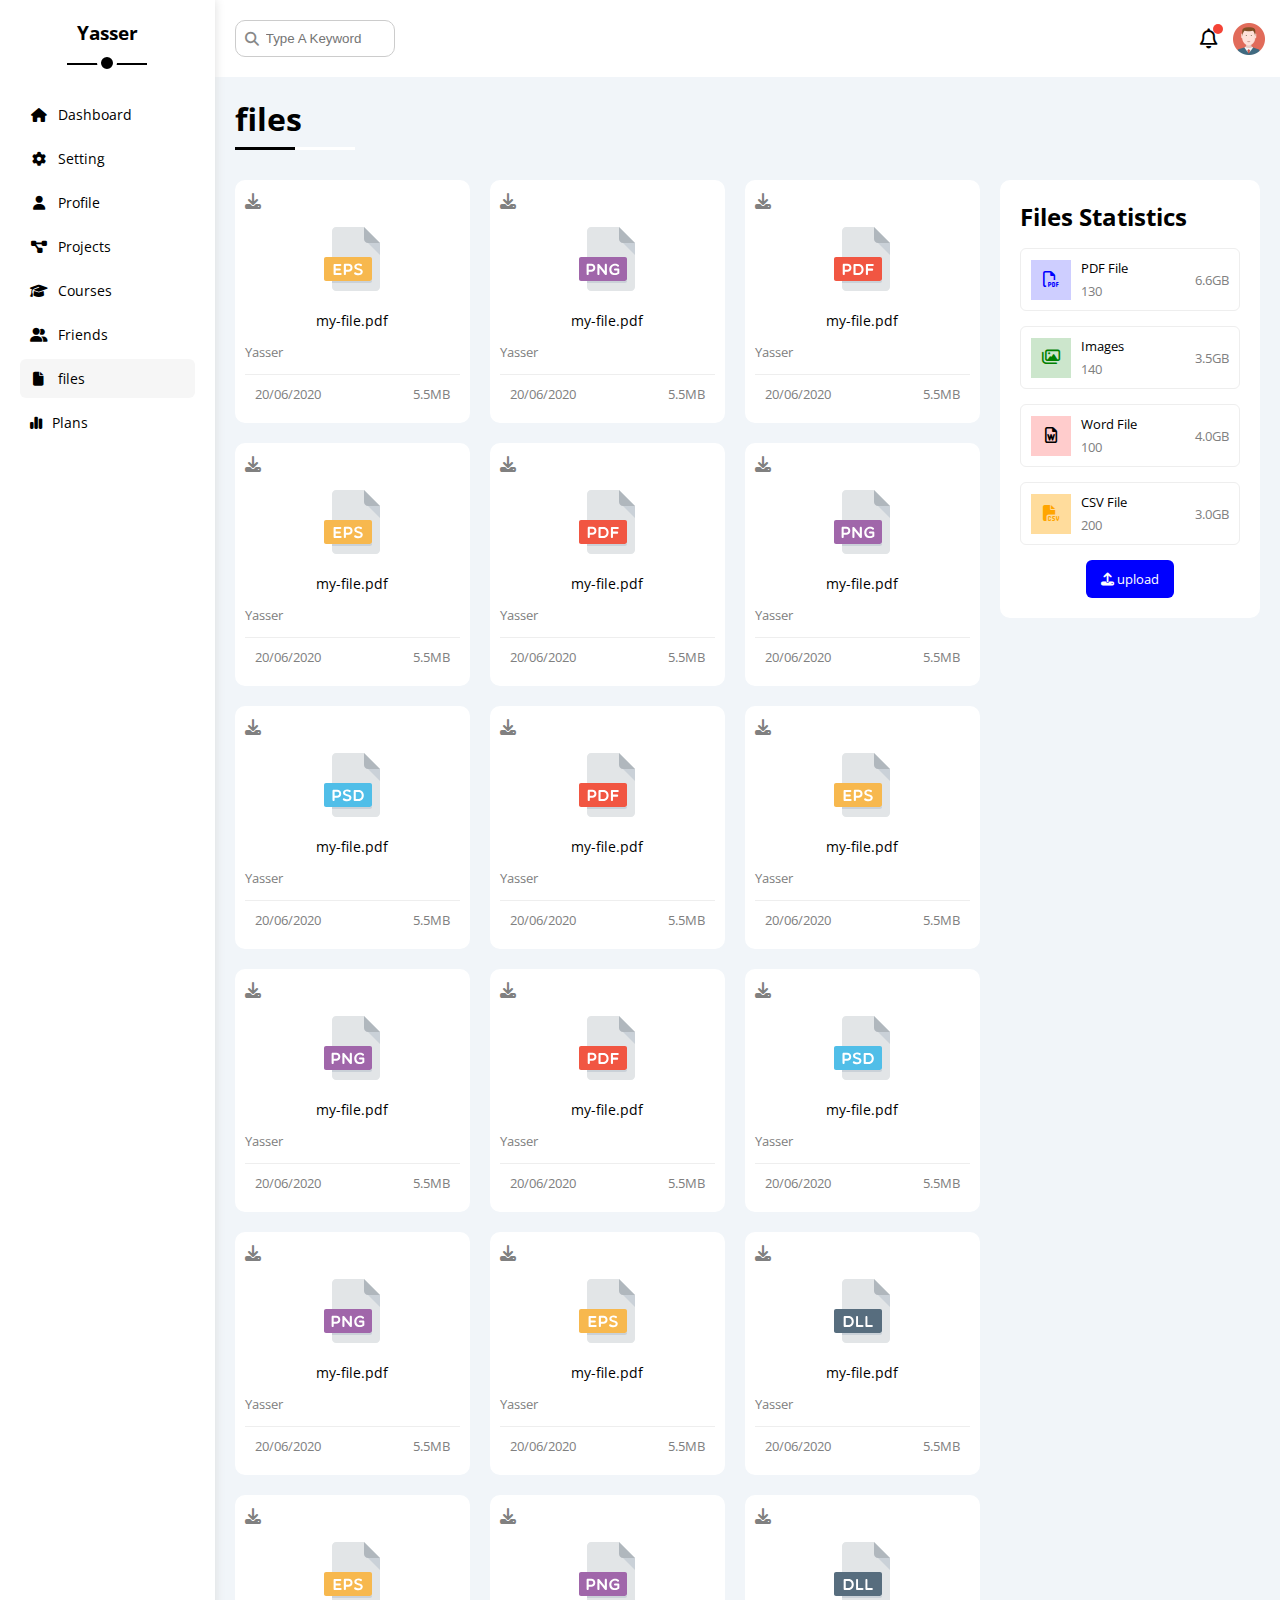
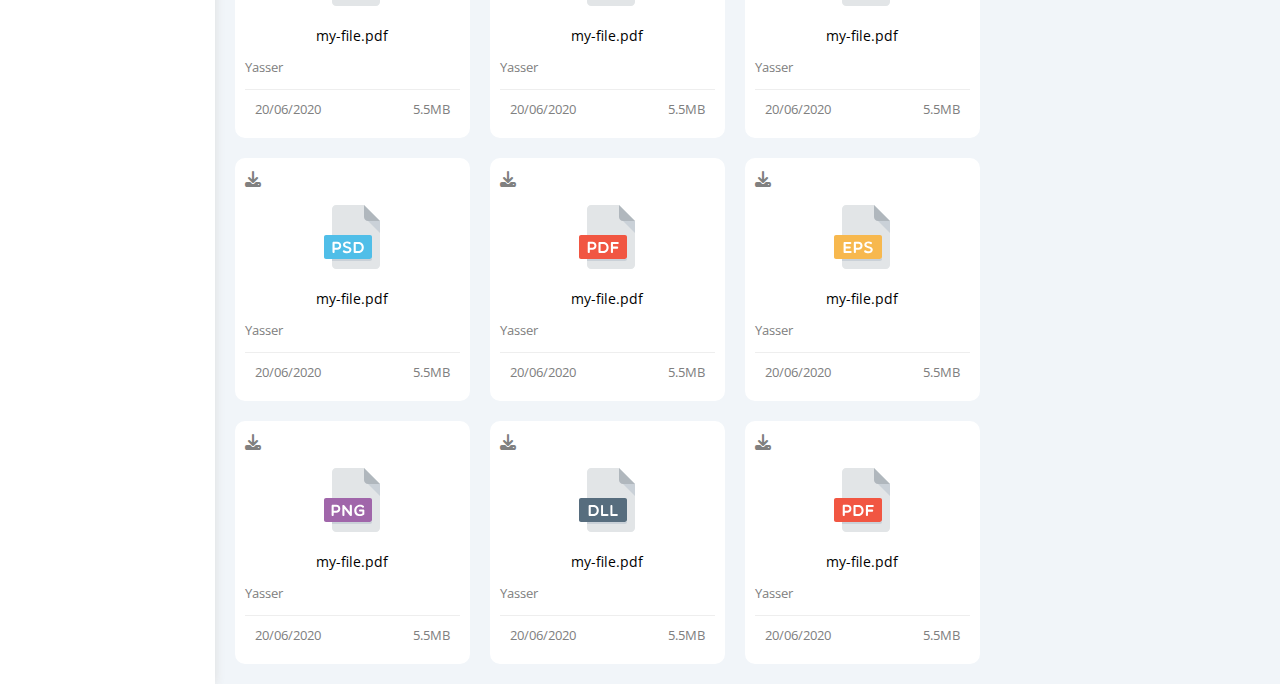
<file: files.html>
<!DOCTYPE html>
<html lang="en">
<head>
    <meta charset="UTF-8">
    <meta http-equiv="X-UA-Compatible" content="IE=edge">
    <meta name="viewport" content="width=device-width, initial-scale=1.0">
    <link rel="stylesheet" href="Css/all.min.css">
    <link rel="stylesheet" href="Css/framework.css">
    <link rel="stylesheet" href="Css/master.css">
    <link rel="preconnect" href="https://fonts.googleapis.com">
    <link rel="preconnect" href="https://fonts.gstatic.com" crossorigin>
    <link href="https://fonts.googleapis.com/css2?family=Cairo:wght@300;400;700&family=Open+Sans:ital,wght@0,500;0,700;1,300;1,500&family=Work+Sans:wght@200;300;400;600;800&display=swap" rel="stylesheet">
    <title>Files</title>
</head>
<body>
    <div class="page d-flex">
        <div class="sidebar bg-white p-20 p-relative">
            <h3 class="p-relative mt-0 txt-c">Yasser</h3>
            <ul>
                <li>
                    <a class="d-flex align-center fs-14 c-black rad-6 p-10" href="index.html">
                        <i class="fa-sharp fa-solid fa-house fa-fw"></i>
                        <span>Dashboard</span>
                    </a>
                </li>
                <li>
                    <a class=" d-flex align-center fs-14 c-black rad-6 p-10" href="setting.html">
                        <i class="fa-solid fa-gear fa-fw"></i>
                        <span>Setting</span>
                    </a>
                </li>
                <li>
                    <a class="d-flex align-center fs-14 c-black rad-6 p-10" href="profile.html">
                        <i class="fa-solid fa-user fa-fw"></i>
                        <span>Profile</span>
                    </a>
                </li>
                <li>
                    <a class="d-flex align-center fs-14 c-black rad-6 p-10" href="projects.html">
                        <i class="fa-solid fa-diagram-project fa-fw"></i>
                        <span>Projects</span>
                    </a>
                </li>
                <li>
                    <a class="d-flex align-center fs-14 c-black rad-6 p-10" href="courses.html">
                        <i class="fa-solid fa-graduation-cap fa-fw"></i>
                        <span>Courses</span>
                    </a>
                </li>
                <li>
                    <a class="d-flex align-center fs-14 c-black rad-6 p-10" href="friends.html">
                        <i class="fa-solid fa-user-group fa-fw"></i>
                        <span>Friends</span>
                    </a>
                </li>
                <li>
                    <a class="active d-flex align-center fs-14 c-black rad-6 p-10" href="files.html">
                        <i class="fa-sharp fa-solid fa-file fa-fw"></i>
                        <span>files</span>
                    </a>
                </li>
                <li>
                    <a class="d-flex align-center fs-14 c-black rad-6 p-10" href="plan.html">
                        <i class="fa-solid fa-chart-simple"></i>
                        <span>Plans</span>
                    </a>
                </li>
            </ul>
        </div>
        <div class="content w-full">
            <!--Start Head -->
            <div class="head bg-white p-15 flex-between">
                <div class="search p-relative">
                    <input type="search" class="p-10" placeholder="Type A Keyword">
                </div>
                <div class="icons d-flex align-center">
                    <span class="notifictions p-relative">
                        <i class="fa-regular fa-bell fa-lg"></i>
                    </span>
                    <img src="Img/avatar.png" alt="">
                </div>
            </div>
            <!--End Head -->
            <h1 class="title p-relative">files</h1>
            <div class="files-page d-flex m-20 gap-20">
                <div class="file-stats p-20 bg-white rad-10">
                    <h2 class="mt-0 mb-15 txt-c-mobile">Files Statistics</h2>
                    <div class="d-flex align-center border-eee p-10 rad-6 mb-15 fs-13">
                        <i class="fa-regular fa-file-pdf fa-lg blue icon c-blue"></i>
                        <div class="info">
                            <span>PDF File</span>
                            <span class="c-gray mt-5 d-block">130</span>
                        </div>
                        <div class="size c-gray">6.6GB</div>
                    </div>
                    <div class="d-flex align-center border-eee p-10 rad-6 mb-15 fs-13">
                        <i class="fa-regular fa-images fa-lg green icon c-green"></i>
                        <div class="info">
                            <span>Images</span>
                            <span class="c-gray mt-5 d-block">140</span>
                        </div>
                        <div class="size c-gray">3.5GB</div>
                    </div>
                    <div class="d-flex align-center border-eee p-10 rad-6 mb-15 fs-13">
                        <i class="fa-regular fa-file-word fa-lg red icon c-red"></i>
                        <div class="info">
                            <span>Word File</span>
                            <span class="c-gray mt-5 d-block">100</span>
                        </div>
                        <div class="size c-gray">4.0GB</div>
                    </div>
                    <div class="d-flex align-center border-eee p-10 rad-6 mb-15 fs-13">
                        <i class="fa-solid fa-file-csv c-orange orange fa-lg icon"></i>
                        <div class="info">
                            <span>CSV File</span>
                            <span class="c-gray mt-5 d-block">200</span>
                        </div>
                        <div class="size c-gray">3.0GB</div>
                    </div>
                    <a href="#" class="upload bg-blue c-white fs-13 rad-6 d-block w-fit">
                        <i class="fa-solid fa-upload mr-10"></i>
                        upload
                    </a>
                </div>
                <div class="files-content d-grid gap-20">
                    <div class="file p-10 rad-10 bg-white">
                        <i class="fa-solid fa-download c-gray"></i>
                        <div class="icon txt-c">
                            <img src="Img/eps.svg" alt="" class="mt-15 mb-15">
                        </div>
                        <div class="txt-c mb-10 fs-14">my-file.pdf</div>
                        <p class="c-gray fs-13">Yasser</p>
                        <div class="info flex-between mt-10 pt-10 c-gray fs-13">
                            <span>20/06/2020</span>
                            <span>5.5MB</span>
                        </div>
                    </div>
                    <div class="file p-10 rad-10 bg-white">
                        <i class="fa-solid fa-download c-gray"></i>
                        <div class="icon txt-c">
                            <img src="Img/png.svg" alt="" class="mt-15 mb-15">
                        </div>
                        <div class="txt-c mb-10 fs-14">my-file.pdf</div>
                        <p class="c-gray fs-13">Yasser</p>
                        <div class="info flex-between mt-10 pt-10 c-gray fs-13">
                            <span>20/06/2020</span>
                            <span>5.5MB</span>
                        </div>
                    </div>
                    <div class="file p-10 rad-10 bg-white">
                        <i class="fa-solid fa-download c-gray"></i>
                        <div class="icon txt-c">
                            <img src="Img/pdf.svg" alt="" class="mt-15 mb-15">
                        </div>
                        <div class="txt-c mb-10 fs-14">my-file.pdf</div>
                        <p class="c-gray fs-13">Yasser</p>
                        <div class="info flex-between mt-10 pt-10 c-gray fs-13">
                            <span>20/06/2020</span>
                            <span>5.5MB</span>
                        </div>
                    </div>
                    <div class="file p-10 rad-10 bg-white">
                        <i class="fa-solid fa-download c-gray"></i>
                        <div class="icon txt-c">
                            <img src="Img/eps.svg" alt="" class="mt-15 mb-15">
                        </div>
                        <div class="txt-c mb-10 fs-14">my-file.pdf</div>
                        <p class="c-gray fs-13">Yasser</p>
                        <div class="info flex-between mt-10 pt-10 c-gray fs-13">
                            <span>20/06/2020</span>
                            <span>5.5MB</span>
                        </div>
                    </div>
                    <div class="file p-10 rad-10 bg-white">
                        <i class="fa-solid fa-download c-gray"></i>
                        <div class="icon txt-c">
                            <img src="Img/pdf.svg" alt="" class="mt-15 mb-15">
                        </div>
                        <div class="txt-c mb-10 fs-14">my-file.pdf</div>
                        <p class="c-gray fs-13">Yasser</p>
                        <div class="info flex-between mt-10 pt-10 c-gray fs-13">
                            <span>20/06/2020</span>
                            <span>5.5MB</span>
                        </div>
                    </div>
                    <div class="file p-10 rad-10 bg-white">
                        <i class="fa-solid fa-download c-gray"></i>
                        <div class="icon txt-c">
                            <img src="Img/png.svg" alt="" class="mt-15 mb-15">
                        </div>
                        <div class="txt-c mb-10 fs-14">my-file.pdf</div>
                        <p class="c-gray fs-13">Yasser</p>
                        <div class="info flex-between mt-10 pt-10 c-gray fs-13">
                            <span>20/06/2020</span>
                            <span>5.5MB</span>
                        </div>
                    </div>
                    <div class="file p-10 rad-10 bg-white">
                        <i class="fa-solid fa-download c-gray"></i>
                        <div class="icon txt-c">
                            <img src="Img/psd.svg" alt="" class="mt-15 mb-15">
                        </div>
                        <div class="txt-c mb-10 fs-14">my-file.pdf</div>
                        <p class="c-gray fs-13">Yasser</p>
                        <div class="info flex-between mt-10 pt-10 c-gray fs-13">
                            <span>20/06/2020</span>
                            <span>5.5MB</span>
                        </div>
                    </div>
                    <div class="file p-10 rad-10 bg-white">
                        <i class="fa-solid fa-download c-gray"></i>
                        <div class="icon txt-c">
                            <img src="Img/pdf.svg" alt="" class="mt-15 mb-15">
                        </div>
                        <div class="txt-c mb-10 fs-14">my-file.pdf</div>
                        <p class="c-gray fs-13">Yasser</p>
                        <div class="info flex-between mt-10 pt-10 c-gray fs-13">
                            <span>20/06/2020</span>
                            <span>5.5MB</span>
                        </div>
                    </div>
                    <div class="file p-10 rad-10 bg-white">
                        <i class="fa-solid fa-download c-gray"></i>
                        <div class="icon txt-c">
                            <img src="Img/eps.svg" alt="" class="mt-15 mb-15">
                        </div>
                        <div class="txt-c mb-10 fs-14">my-file.pdf</div>
                        <p class="c-gray fs-13">Yasser</p>
                        <div class="info flex-between mt-10 pt-10 c-gray fs-13">
                            <span>20/06/2020</span>
                            <span>5.5MB</span>
                        </div>
                    </div>
                    <div class="file p-10 rad-10 bg-white">
                        <i class="fa-solid fa-download c-gray"></i>
                        <div class="icon txt-c">
                            <img src="Img/png.svg" alt="" class="mt-15 mb-15">
                        </div>
                        <div class="txt-c mb-10 fs-14">my-file.pdf</div>
                        <p class="c-gray fs-13">Yasser</p>
                        <div class="info flex-between mt-10 pt-10 c-gray fs-13">
                            <span>20/06/2020</span>
                            <span>5.5MB</span>
                        </div>
                    </div>
                    <div class="file p-10 rad-10 bg-white">
                        <i class="fa-solid fa-download c-gray"></i>
                        <div class="icon txt-c">
                            <img src="Img/pdf.svg" alt="" class="mt-15 mb-15">
                        </div>
                        <div class="txt-c mb-10 fs-14">my-file.pdf</div>
                        <p class="c-gray fs-13">Yasser</p>
                        <div class="info flex-between mt-10 pt-10 c-gray fs-13">
                            <span>20/06/2020</span>
                            <span>5.5MB</span>
                        </div>
                    </div>
                    <div class="file p-10 rad-10 bg-white">
                        <i class="fa-solid fa-download c-gray"></i>
                        <div class="icon txt-c">
                            <img src="Img/psd.svg" alt="" class="mt-15 mb-15">
                        </div>
                        <div class="txt-c mb-10 fs-14">my-file.pdf</div>
                        <p class="c-gray fs-13">Yasser</p>
                        <div class="info flex-between mt-10 pt-10 c-gray fs-13">
                            <span>20/06/2020</span>
                            <span>5.5MB</span>
                        </div>
                    </div>
                    <div class="file p-10 rad-10 bg-white">
                        <i class="fa-solid fa-download c-gray"></i>
                        <div class="icon txt-c">
                            <img src="Img/png.svg" alt="" class="mt-15 mb-15">
                        </div>
                        <div class="txt-c mb-10 fs-14">my-file.pdf</div>
                        <p class="c-gray fs-13">Yasser</p>
                        <div class="info flex-between mt-10 pt-10 c-gray fs-13">
                            <span>20/06/2020</span>
                            <span>5.5MB</span>
                        </div>
                    </div>
                    <div class="file p-10 rad-10 bg-white">
                        <i class="fa-solid fa-download c-gray"></i>
                        <div class="icon txt-c">
                            <img src="Img/eps.svg" alt="" class="mt-15 mb-15">
                        </div>
                        <div class="txt-c mb-10 fs-14">my-file.pdf</div>
                        <p class="c-gray fs-13">Yasser</p>
                        <div class="info flex-between mt-10 pt-10 c-gray fs-13">
                            <span>20/06/2020</span>
                            <span>5.5MB</span>
                        </div>
                    </div>
                    <div class="file p-10 rad-10 bg-white">
                        <i class="fa-solid fa-download c-gray"></i>
                        <div class="icon txt-c">
                            <img src="Img/dll.svg" alt="" class="mt-15 mb-15">
                        </div>
                        <div class="txt-c mb-10 fs-14">my-file.pdf</div>
                        <p class="c-gray fs-13">Yasser</p>
                        <div class="info flex-between mt-10 pt-10 c-gray fs-13">
                            <span>20/06/2020</span>
                            <span>5.5MB</span>
                        </div>
                    </div>
                    <div class="file p-10 rad-10 bg-white">
                        <i class="fa-solid fa-download c-gray"></i>
                        <div class="icon txt-c">
                            <img src="Img/eps.svg" alt="" class="mt-15 mb-15">
                        </div>
                        <div class="txt-c mb-10 fs-14">my-file.pdf</div>
                        <p class="c-gray fs-13">Yasser</p>
                        <div class="info flex-between mt-10 pt-10 c-gray fs-13">
                            <span>20/06/2020</span>
                            <span>5.5MB</span>
                        </div>
                    </div>
                    <div class="file p-10 rad-10 bg-white">
                        <i class="fa-solid fa-download c-gray"></i>
                        <div class="icon txt-c">
                            <img src="Img/png.svg" alt="" class="mt-15 mb-15">
                        </div>
                        <div class="txt-c mb-10 fs-14">my-file.pdf</div>
                        <p class="c-gray fs-13">Yasser</p>
                        <div class="info flex-between mt-10 pt-10 c-gray fs-13">
                            <span>20/06/2020</span>
                            <span>5.5MB</span>
                        </div>
                    </div>
                    <div class="file p-10 rad-10 bg-white">
                        <i class="fa-solid fa-download c-gray"></i>
                        <div class="icon txt-c">
                            <img src="Img/dll.svg" alt="" class="mt-15 mb-15">
                        </div>
                        <div class="txt-c mb-10 fs-14">my-file.pdf</div>
                        <p class="c-gray fs-13">Yasser</p>
                        <div class="info flex-between mt-10 pt-10 c-gray fs-13">
                            <span>20/06/2020</span>
                            <span>5.5MB</span>
                        </div>
                    </div>
                    <div class="file p-10 rad-10 bg-white">
                        <i class="fa-solid fa-download c-gray"></i>
                        <div class="icon txt-c">
                            <img src="Img/psd.svg" alt="" class="mt-15 mb-15">
                        </div>
                        <div class="txt-c mb-10 fs-14">my-file.pdf</div>
                        <p class="c-gray fs-13">Yasser</p>
                        <div class="info flex-between mt-10 pt-10 c-gray fs-13">
                            <span>20/06/2020</span>
                            <span>5.5MB</span>
                        </div>
                    </div>
                    <div class="file p-10 rad-10 bg-white">
                        <i class="fa-solid fa-download c-gray"></i>
                        <div class="icon txt-c">
                            <img src="Img/pdf.svg" alt="" class="mt-15 mb-15">
                        </div>
                        <div class="txt-c mb-10 fs-14">my-file.pdf</div>
                        <p class="c-gray fs-13">Yasser</p>
                        <div class="info flex-between mt-10 pt-10 c-gray fs-13">
                            <span>20/06/2020</span>
                            <span>5.5MB</span>
                        </div>
                    </div>
                    <div class="file p-10 rad-10 bg-white">
                        <i class="fa-solid fa-download c-gray"></i>
                        <div class="icon txt-c">
                            <img src="Img/eps.svg" alt="" class="mt-15 mb-15">
                        </div>
                        <div class="txt-c mb-10 fs-14">my-file.pdf</div>
                        <p class="c-gray fs-13">Yasser</p>
                        <div class="info flex-between mt-10 pt-10 c-gray fs-13">
                            <span>20/06/2020</span>
                            <span>5.5MB</span>
                        </div>
                    </div>
                    <div class="file p-10 rad-10 bg-white">
                        <i class="fa-solid fa-download c-gray"></i>
                        <div class="icon txt-c">
                            <img src="Img/png.svg" alt="" class="mt-15 mb-15">
                        </div>
                        <div class="txt-c mb-10 fs-14">my-file.pdf</div>
                        <p class="c-gray fs-13">Yasser</p>
                        <div class="info flex-between mt-10 pt-10 c-gray fs-13">
                            <span>20/06/2020</span>
                            <span>5.5MB</span>
                        </div>
                    </div>
                    <div class="file p-10 rad-10 bg-white">
                        <i class="fa-solid fa-download c-gray"></i>
                        <div class="icon txt-c">
                            <img src="Img/dll.svg" alt="" class="mt-15 mb-15">
                        </div>
                        <div class="txt-c mb-10 fs-14">my-file.pdf</div>
                        <p class="c-gray fs-13">Yasser</p>
                        <div class="info flex-between mt-10 pt-10 c-gray fs-13">
                            <span>20/06/2020</span>
                            <span>5.5MB</span>
                        </div>
                    </div>
                    <div class="file p-10 rad-10 bg-white">
                        <i class="fa-solid fa-download c-gray"></i>
                        <div class="icon txt-c">
                            <img src="Img/pdf.svg" alt="" class="mt-15 mb-15">
                        </div>
                        <div class="txt-c mb-10 fs-14">my-file.pdf</div>
                        <p class="c-gray fs-13">Yasser</p>
                        <div class="info flex-between mt-10 pt-10 c-gray fs-13">
                            <span>20/06/2020</span>
                            <span>5.5MB</span>
                        </div>
                    </div>
                </div>
            </div>
        </div>
    </div> 
</body>
</html>
</file>
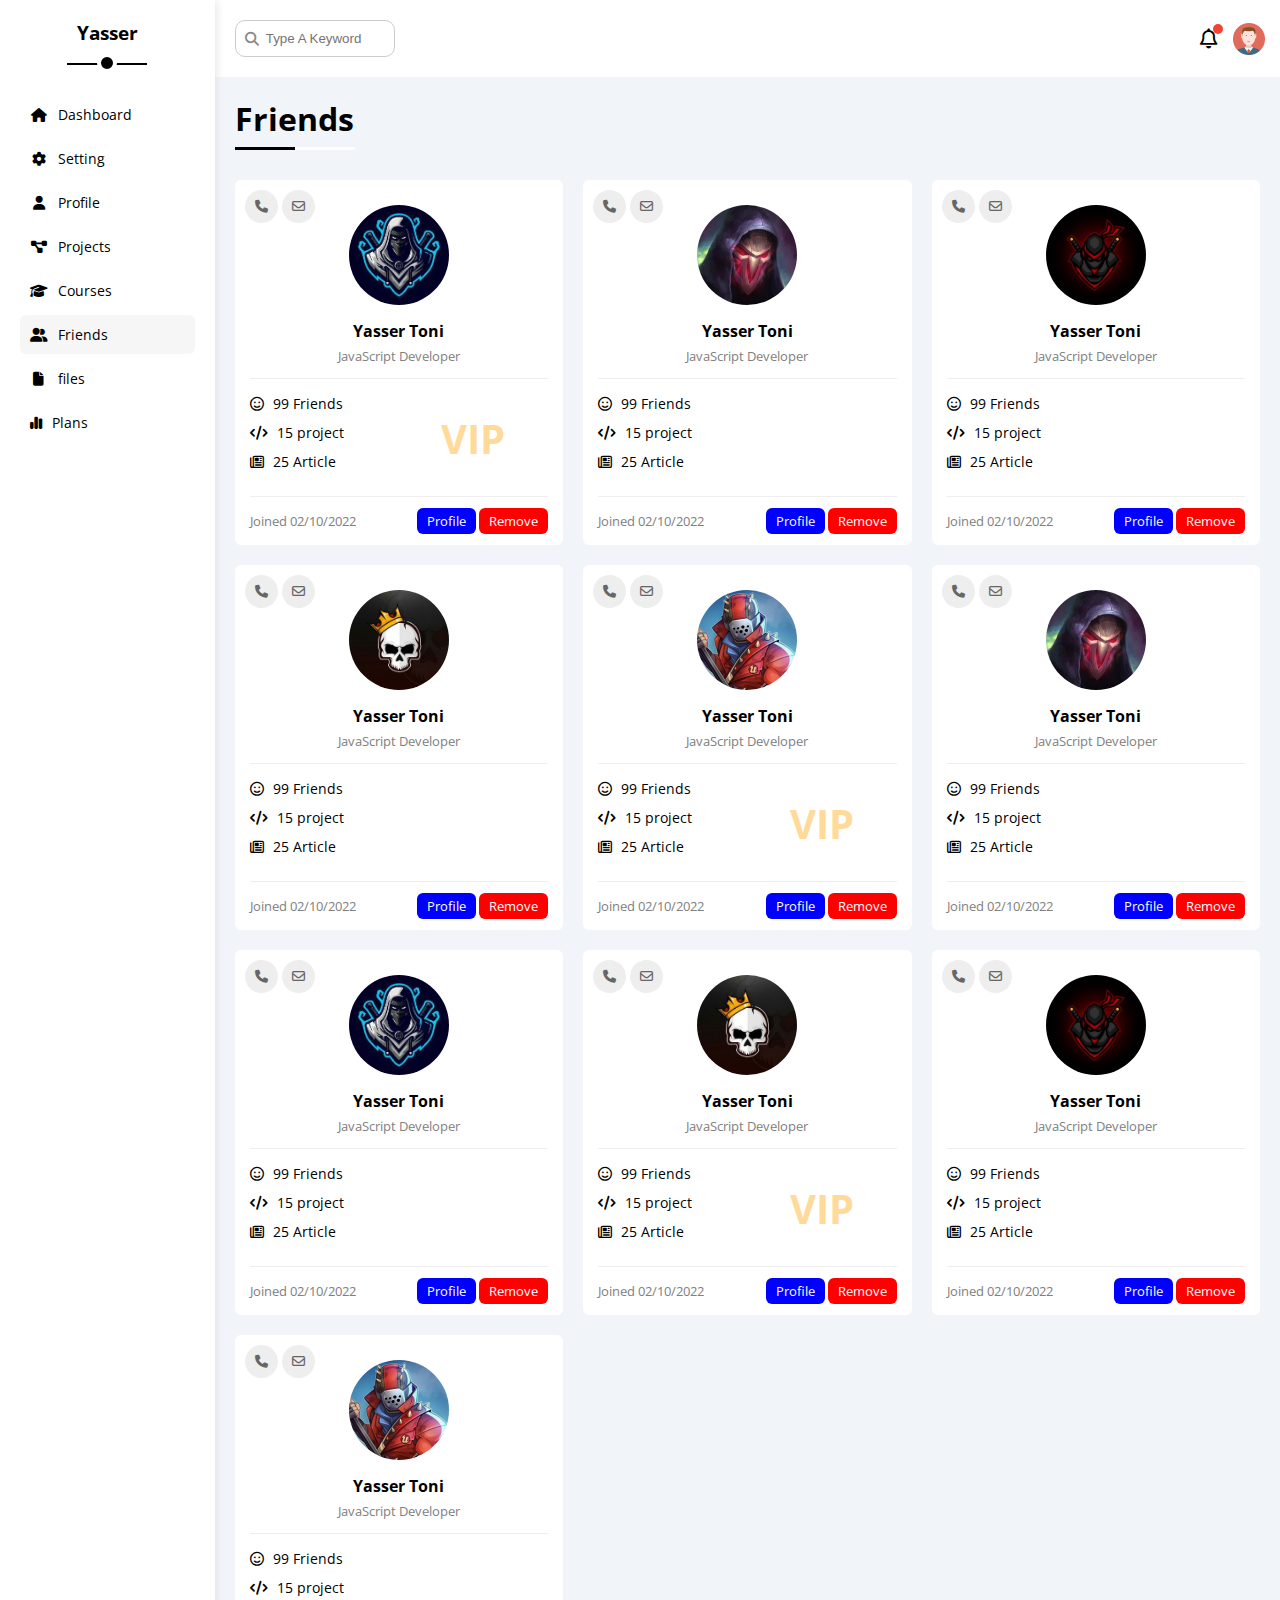
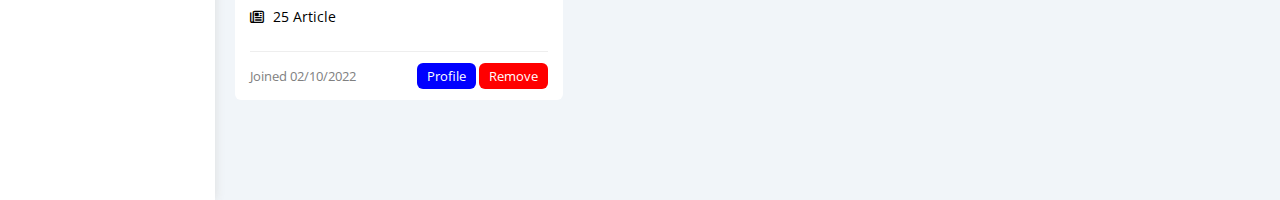
<file: friends.html>
<!DOCTYPE html>
<html lang="en">
<head>
    <meta charset="UTF-8">
    <meta http-equiv="X-UA-Compatible" content="IE=edge">
    <meta name="viewport" content="width=device-width, initial-scale=1.0">
    <link rel="stylesheet" href="Css/all.min.css">
    <link rel="stylesheet" href="Css/framework.css">
    <link rel="stylesheet" href="Css/master.css">
    <link rel="preconnect" href="https://fonts.googleapis.com">
    <link rel="preconnect" href="https://fonts.gstatic.com" crossorigin>
<link href="https://fonts.googleapis.com/css2?family=Cairo:wght@300;400;700&family=Open+Sans:ital,wght@0,500;0,700;1,300;1,500&family=Work+Sans:wght@200;300;400;600;800&display=swap" rel="stylesheet">
    <title>Friends</title>
</head>
<body>
    <div class="page d-flex">
        <div class="sidebar bg-white p-20 p-relative">
            <h3 class="p-relative mt-0 txt-c">Yasser</h3>
            <ul>
                <li>
                    <a class="d-flex align-center fs-14 c-black rad-6 p-10" href="index.html">
                        <i class="fa-sharp fa-solid fa-house fa-fw"></i>
                        <span>Dashboard</span>
                    </a>
                </li>
                <li>
                    <a class=" d-flex align-center fs-14 c-black rad-6 p-10" href="setting.html">
                        <i class="fa-solid fa-gear fa-fw"></i>
                        <span>Setting</span>
                    </a>
                </li>
                <li>
                    <a class="d-flex align-center fs-14 c-black rad-6 p-10" href="profile.html">
                        <i class="fa-solid fa-user fa-fw"></i>
                        <span>Profile</span>
                    </a>
                </li>
                <li>
                    <a class="d-flex align-center fs-14 c-black rad-6 p-10" href="projects.html">
                        <i class="fa-solid fa-diagram-project fa-fw"></i>
                        <span>Projects</span>
                    </a>
                </li>
                <li>
                    <a class="d-flex align-center fs-14 c-black rad-6 p-10" href="courses.html">
                        <i class="fa-solid fa-graduation-cap fa-fw"></i>
                        <span>Courses</span>
                    </a>
                </li>
                <li>
                    <a class="active d-flex align-center fs-14 c-black rad-6 p-10" href="friends.html">
                        <i class="fa-solid fa-user-group fa-fw"></i>
                        <span>Friends</span>
                    </a>
                </li>
                <li>
                    <a class="d-flex align-center fs-14 c-black rad-6 p-10" href="files.html">
                        <i class="fa-sharp fa-solid fa-file fa-fw"></i>
                        <span>files</span>
                    </a>
                </li>
                <li>
                    <a class="d-flex align-center fs-14 c-black rad-6 p-10" href="plan.html">
                        <i class="fa-solid fa-chart-simple"></i>
                        <span>Plans</span>
                    </a>
                </li>
            </ul>
        </div>
        <div class="content w-full">
            <!--Start Head -->
            <div class="head bg-white p-15 flex-between">
                <div class="search p-relative">
                    <input type="search" class="p-10" placeholder="Type A Keyword">
                </div>
                <div class="icons d-flex align-center">
                    <span class="notifictions p-relative">
                        <i class="fa-regular fa-bell fa-lg"></i>
                    </span>
                    <img src="Img/avatar.png" alt="">
                </div>
            </div>
            <!--End Head -->
            <h1 class="title p-relative">Friends</h1>
            <div class="friends-page d-grid gap-20 m-20 ">
                <div class="friend bg-white rad-6 p-relative p-15">
                    <div class="contact">
                        <i class="fa-solid fa-phone"></i>
                        <i class="fa-regular fa-envelope"></i>
                    </div>
                    <div class="txt-c">
                        <img src="Img/friend-02.jpg" alt="" class="rad-half mb-10 mt-10 w-100 h-100">
                        <h4 class="m-0">Yasser Toni</h4>
                        <p class="mb-0 mt-5 c-gray fs-13">JavaScript Developer</p>
                    </div>
                    <div class="icons fs-14 p-relative">
                        <div class="mb-10">
                            <i class="fa-regular fa-face-smile fa-aw"></i>
                            <span>99 Friends</span>
                        </div>
                        <div class="mb-10">
                            <i class="fa-solid fa-code"></i>
                            <span>15 project</span>
                        </div>
                        <div class="mb-10">
                            <i class="fa-regular fa-newspaper fa-aw"></i>
                            <span>25 Article</span>
                        </div>
                        <span class="vip fw-bold c-orange">VIP</span>
                    </div>
                    <div class="info flex-between fs-13">
                        <span class="c-gray">Joined 02/10/2022</span>
                        <div>
                            <a href="profile.html" class="bg-blue c-white btn-shape">Profile</a>
                            <a href="#" class="bg-red c-white btn-shape">Remove</a>
                        </div>
                    </div>
                </div>
                <div class="friend bg-white rad-6 p-relative p-15">
                    <div class="contact">
                        <i class="fa-solid fa-phone"></i>
                        <i class="fa-regular fa-envelope"></i>
                    </div>
                    <div class="txt-c">
                        <img src="Img/friend-03.jpg" alt="" class="rad-half mb-10 mt-10 w-100 h-100">
                        <h4 class="m-0">Yasser Toni</h4>
                        <p class="mb-0 mt-5 c-gray fs-13">JavaScript Developer</p>
                    </div>
                    <div class="icons fs-14 p-relative">
                        <div class="mb-10">
                            <i class="fa-regular fa-face-smile fa-aw"></i>
                            <span>99 Friends</span>
                        </div>
                        <div class="mb-10">
                            <i class="fa-solid fa-code"></i>
                            <span>15 project</span>
                        </div>
                        <div class="mb-10">
                            <i class="fa-regular fa-newspaper fa-aw"></i>
                            <span>25 Article</span>
                        </div>
                    </div>
                    <div class="info flex-between fs-13">
                        <span class="c-gray">Joined 02/10/2022</span>
                        <div>
                            <a href="profile.html" class="bg-blue c-white btn-shape">Profile</a>
                            <a href="#" class="bg-red c-white btn-shape">Remove</a>
                        </div>
                    </div>
                </div>
                <div class="friend bg-white rad-6 p-relative p-15">
                    <div class="contact">
                        <i class="fa-solid fa-phone"></i>
                        <i class="fa-regular fa-envelope"></i>
                    </div>
                    <div class="txt-c">
                        <img src="Img/friend-04.jpg" alt="" class="rad-half mb-10 mt-10 w-100 h-100">
                        <h4 class="m-0">Yasser Toni</h4>
                        <p class="mb-0 mt-5 c-gray fs-13">JavaScript Developer</p>
                    </div>
                    <div class="icons fs-14 p-relative">
                        <div class="mb-10">
                            <i class="fa-regular fa-face-smile fa-aw"></i>
                            <span>99 Friends</span>
                        </div>
                        <div class="mb-10">
                            <i class="fa-solid fa-code"></i>
                            <span>15 project</span>
                        </div>
                        <div class="mb-10">
                            <i class="fa-regular fa-newspaper fa-aw"></i>
                            <span>25 Article</span>
                        </div>
                    </div>
                    <div class="info flex-between fs-13">
                        <span class="c-gray">Joined 02/10/2022</span>
                        <div>
                            <a href="profile.html" class="bg-blue c-white btn-shape">Profile</a>
                            <a href="#" class="bg-red c-white btn-shape">Remove</a>
                        </div>
                    </div>
                </div>
                <div class="friend bg-white rad-6 p-relative p-15">
                    <div class="contact">
                        <i class="fa-solid fa-phone"></i>
                        <i class="fa-regular fa-envelope"></i>
                    </div>
                    <div class="txt-c">
                        <img src="Img/friend-05.jpg" alt="" class="rad-half mb-10 mt-10 w-100 h-100">
                        <h4 class="m-0">Yasser Toni</h4>
                        <p class="mb-0 mt-5 c-gray fs-13">JavaScript Developer</p>
                    </div>
                    <div class="icons fs-14 p-relative">
                        <div class="mb-10">
                            <i class="fa-regular fa-face-smile fa-aw"></i>
                            <span>99 Friends</span>
                        </div>
                        <div class="mb-10">
                            <i class="fa-solid fa-code"></i>
                            <span>15 project</span>
                        </div>
                        <div class="mb-10">
                            <i class="fa-regular fa-newspaper fa-aw"></i>
                            <span>25 Article</span>
                        </div>
                    </div>
                    <div class="info flex-between fs-13">
                        <span class="c-gray">Joined 02/10/2022</span>
                        <div>
                            <a href="profile.html" class="bg-blue c-white btn-shape">Profile</a>
                            <a href="#" class="bg-red c-white btn-shape">Remove</a>
                        </div>
                    </div>
                </div>
                <div class="friend bg-white rad-6 p-relative p-15">
                    <div class="contact">
                        <i class="fa-solid fa-phone"></i>
                        <i class="fa-regular fa-envelope"></i>
                    </div>
                    <div class="txt-c">
                        <img src="Img/friend-01.jpg" alt="" class="rad-half mb-10 mt-10 w-100 h-100">
                        <h4 class="m-0">Yasser Toni</h4>
                        <p class="mb-0 mt-5 c-gray fs-13">JavaScript Developer</p>
                    </div>
                    <div class="icons fs-14 p-relative">
                        <div class="mb-10">
                            <i class="fa-regular fa-face-smile fa-aw"></i>
                            <span>99 Friends</span>
                        </div>
                        <div class="mb-10">
                            <i class="fa-solid fa-code"></i>
                            <span>15 project</span>
                        </div>
                        <div class="mb-10">
                            <i class="fa-regular fa-newspaper fa-aw"></i>
                            <span>25 Article</span>
                        </div>
                        <span class="vip fw-bold c-orange">VIP</span>
                    </div>
                    <div class="info flex-between fs-13">
                        <span class="c-gray">Joined 02/10/2022</span>
                        <div>
                            <a href="profile.html" class="bg-blue c-white btn-shape">Profile</a>
                            <a href="#" class="bg-red c-white btn-shape">Remove</a>
                        </div>
                    </div>
                </div>
                <div class="friend bg-white rad-6 p-relative p-15">
                    <div class="contact">
                        <i class="fa-solid fa-phone"></i>
                        <i class="fa-regular fa-envelope"></i>
                    </div>
                    <div class="txt-c">
                        <img src="Img/friend-03.jpg" alt="" class="rad-half mb-10 mt-10 w-100 h-100">
                        <h4 class="m-0">Yasser Toni</h4>
                        <p class="mb-0 mt-5 c-gray fs-13">JavaScript Developer</p>
                    </div>
                    <div class="icons fs-14 p-relative">
                        <div class="mb-10">
                            <i class="fa-regular fa-face-smile fa-aw"></i>
                            <span>99 Friends</span>
                        </div>
                        <div class="mb-10">
                            <i class="fa-solid fa-code"></i>
                            <span>15 project</span>
                        </div>
                        <div class="mb-10">
                            <i class="fa-regular fa-newspaper fa-aw"></i>
                            <span>25 Article</span>
                        </div>
                    </div>
                    <div class="info flex-between fs-13">
                        <span class="c-gray">Joined 02/10/2022</span>
                        <div>
                            <a href="profile.html" class="bg-blue c-white btn-shape">Profile</a>
                            <a href="#" class="bg-red c-white btn-shape">Remove</a>
                        </div>
                    </div>
                </div>
                <div class="friend bg-white rad-6 p-relative p-15">
                    <div class="contact">
                        <i class="fa-solid fa-phone"></i>
                        <i class="fa-regular fa-envelope"></i>
                    </div>
                    <div class="txt-c">
                        <img src="Img/friend-02.jpg" alt="" class="rad-half mb-10 mt-10 w-100 h-100">
                        <h4 class="m-0">Yasser Toni</h4>
                        <p class="mb-0 mt-5 c-gray fs-13">JavaScript Developer</p>
                    </div>
                    <div class="icons fs-14 p-relative">
                        <div class="mb-10">
                            <i class="fa-regular fa-face-smile fa-aw"></i>
                            <span>99 Friends</span>
                        </div>
                        <div class="mb-10">
                            <i class="fa-solid fa-code"></i>
                            <span>15 project</span>
                        </div>
                        <div class="mb-10">
                            <i class="fa-regular fa-newspaper fa-aw"></i>
                            <span>25 Article</span>
                        </div>
                    </div>
                    <div class="info flex-between fs-13">
                        <span class="c-gray">Joined 02/10/2022</span>
                        <div>
                            <a href="profile.html" class="bg-blue c-white btn-shape">Profile</a>
                            <a href="#" class="bg-red c-white btn-shape">Remove</a>
                        </div>
                    </div>
                </div>
                <div class="friend bg-white rad-6 p-relative p-15">
                    <div class="contact">
                        <i class="fa-solid fa-phone"></i>
                        <i class="fa-regular fa-envelope"></i>
                    </div>
                    <div class="txt-c">
                        <img src="Img/friend-05.jpg" alt="" class="rad-half mb-10 mt-10 w-100 h-100">
                        <h4 class="m-0">Yasser Toni</h4>
                        <p class="mb-0 mt-5 c-gray fs-13">JavaScript Developer</p>
                    </div>
                    <div class="icons fs-14 p-relative">
                        <div class="mb-10">
                            <i class="fa-regular fa-face-smile fa-aw"></i>
                            <span>99 Friends</span>
                        </div>
                        <div class="mb-10">
                            <i class="fa-solid fa-code"></i>
                            <span>15 project</span>
                        </div>
                        <div class="mb-10">
                            <i class="fa-regular fa-newspaper fa-aw"></i>
                            <span>25 Article</span>
                        </div>
                        <span class="vip fw-bold c-orange">VIP</span>
                    </div>
                    <div class="info flex-between fs-13">
                        <span class="c-gray">Joined 02/10/2022</span>
                        <div>
                            <a href="profile.html" class="bg-blue c-white btn-shape">Profile</a>
                            <a href="#" class="bg-red c-white btn-shape">Remove</a>
                        </div>
                    </div>
                </div>
                <div class="friend bg-white rad-6 p-relative p-15">
                    <div class="contact">
                        <i class="fa-solid fa-phone"></i>
                        <i class="fa-regular fa-envelope"></i>
                    </div>
                    <div class="txt-c">
                        <img src="Img/friend-04.jpg" alt="" class="rad-half mb-10 mt-10 w-100 h-100">
                        <h4 class="m-0">Yasser Toni</h4>
                        <p class="mb-0 mt-5 c-gray fs-13">JavaScript Developer</p>
                    </div>
                    <div class="icons fs-14 p-relative">
                        <div class="mb-10">
                            <i class="fa-regular fa-face-smile fa-aw"></i>
                            <span>99 Friends</span>
                        </div>
                        <div class="mb-10">
                            <i class="fa-solid fa-code"></i>
                            <span>15 project</span>
                        </div>
                        <div class="mb-10">
                            <i class="fa-regular fa-newspaper fa-aw"></i>
                            <span>25 Article</span>
                        </div>
                    </div>
                    <div class="info flex-between fs-13">
                        <span class="c-gray">Joined 02/10/2022</span>
                        <div>
                            <a href="profile.html" class="bg-blue c-white btn-shape">Profile</a>
                            <a href="#" class="bg-red c-white btn-shape">Remove</a>
                        </div>
                    </div>
                </div>
                <div class="friend bg-white rad-6 p-relative p-15">
                    <div class="contact">
                        <i class="fa-solid fa-phone"></i>
                        <i class="fa-regular fa-envelope"></i>
                    </div>
                    <div class="txt-c">
                        <img src="Img/friend-01.jpg" alt="" class="rad-half mb-10 mt-10 w-100 h-100">
                        <h4 class="m-0">Yasser Toni</h4>
                        <p class="mb-0 mt-5 c-gray fs-13">JavaScript Developer</p>
                    </div>
                    <div class="icons fs-14 p-relative">
                        <div class="mb-10">
                            <i class="fa-regular fa-face-smile fa-aw"></i>
                            <span>99 Friends</span>
                        </div>
                        <div class="mb-10">
                            <i class="fa-solid fa-code"></i>
                            <span>15 project</span>
                        </div>
                        <div class="mb-10">
                            <i class="fa-regular fa-newspaper fa-aw"></i>
                            <span>25 Article</span>
                        </div>
                    </div>
                    <div class="info flex-between fs-13">
                        <span class="c-gray">Joined 02/10/2022</span>
                        <div>
                            <a href="profile.html" class="bg-blue c-white btn-shape">Profile</a>
                            <a href="#" class="bg-red c-white btn-shape">Remove</a>
                        </div>
                    </div>
                </div>
            </div>
        </div>
    </div> 
</body>
</html>
</file>
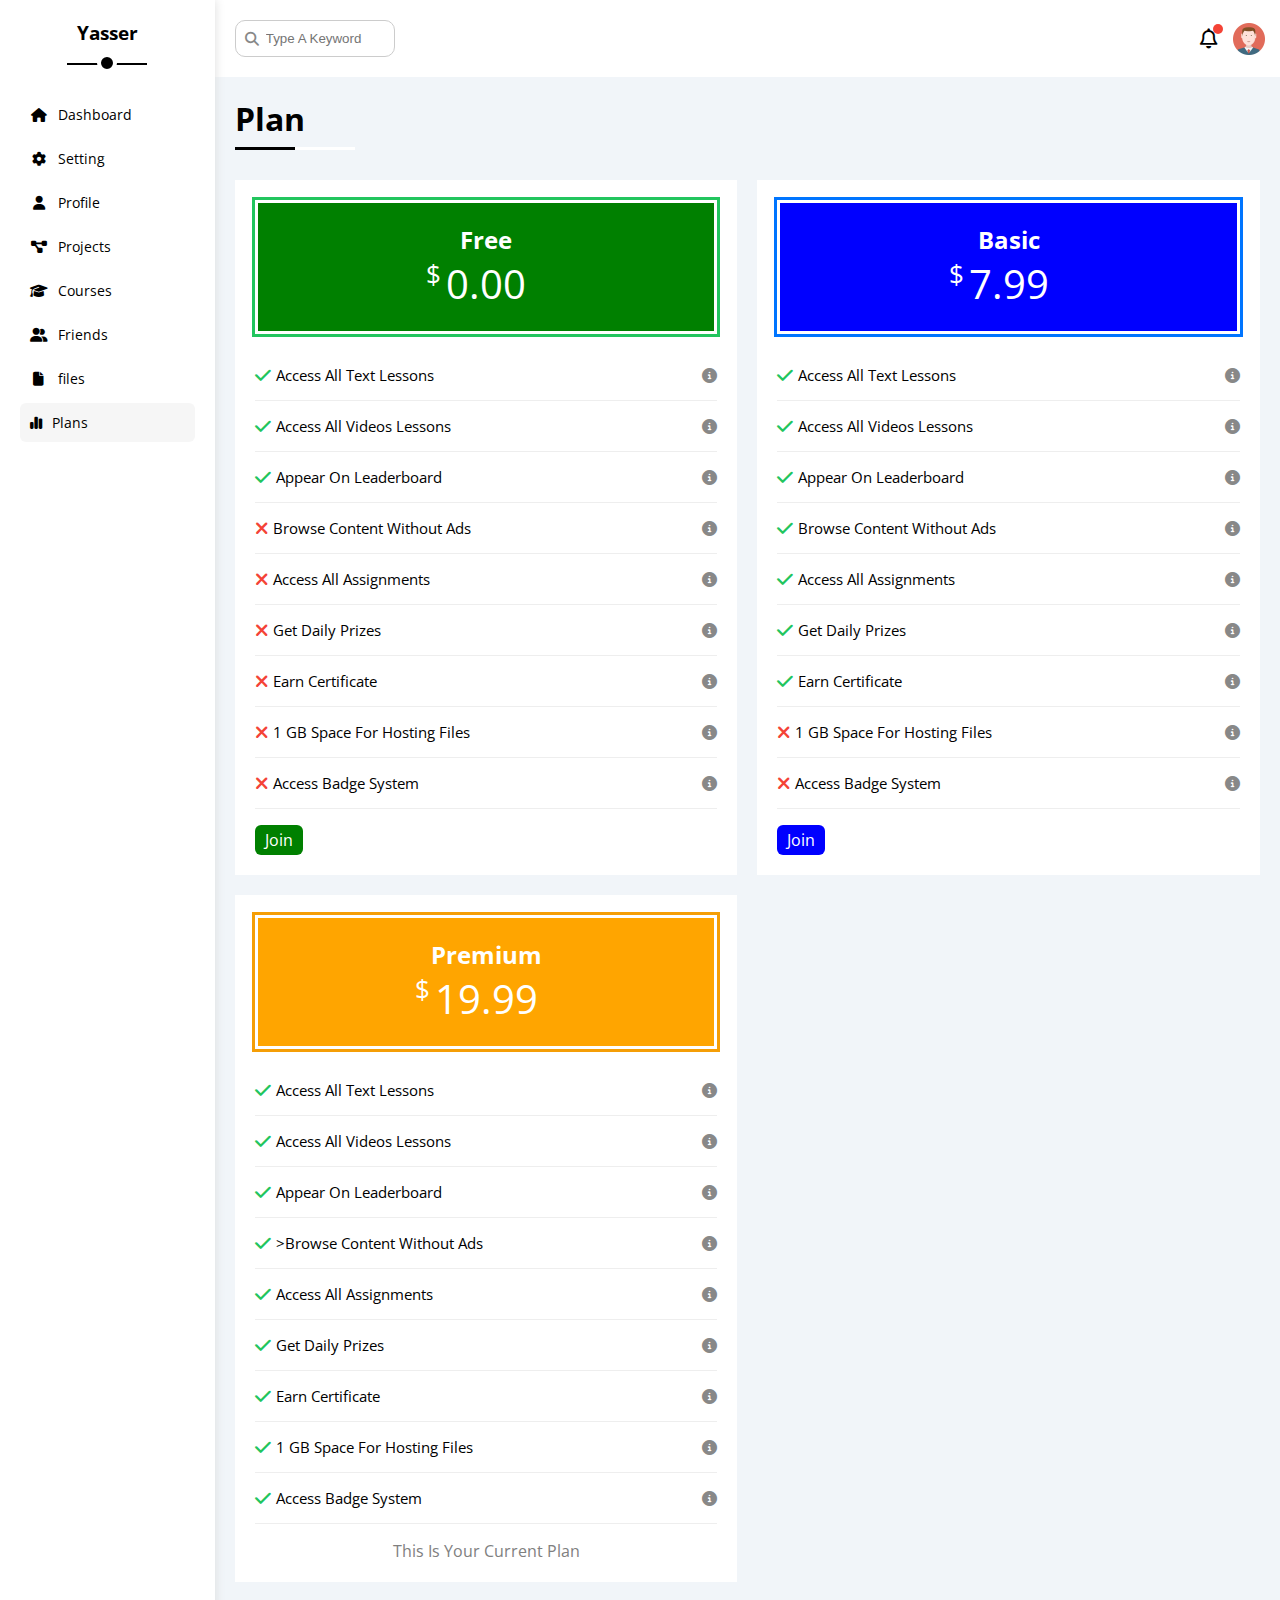
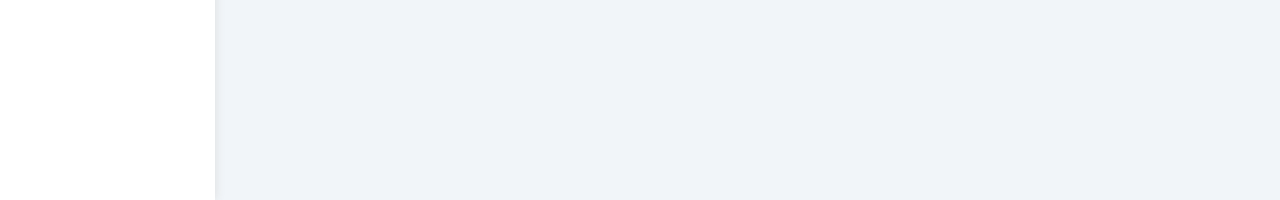
<file: plan.html>
<!DOCTYPE html>
<html lang="en">
<head>
    <meta charset="UTF-8">
    <meta http-equiv="X-UA-Compatible" content="IE=edge">
    <meta name="viewport" content="width=device-width, initial-scale=1.0">
    <link rel="stylesheet" href="Css/all.min.css">
    <link rel="stylesheet" href="Css/framework.css">
    <link rel="stylesheet" href="Css/master.css">
    <link rel="preconnect" href="https://fonts.googleapis.com">
    <link rel="preconnect" href="https://fonts.gstatic.com" crossorigin>
    <link href="https://fonts.googleapis.com/css2?family=Cairo:wght@300;400;700&family=Open+Sans:ital,wght@0,500;0,700;1,300;1,500&family=Work+Sans:wght@200;300;400;600;800&display=swap" rel="stylesheet">
    <title>Courses</title>
</head>
<body>
    <div class="page d-flex">
        <div class="sidebar bg-white p-20 p-relative">
            <h3 class="p-relative mt-0 txt-c">Yasser</h3>
            <ul>
                <li>
                    <a class="d-flex align-center fs-14 c-black rad-6 p-10" href="index.html">
                        <i class="fa-sharp fa-solid fa-house fa-fw"></i>
                        <span>Dashboard</span>
                    </a>
                </li>
                <li>
                    <a class=" d-flex align-center fs-14 c-black rad-6 p-10" href="setting.html">
                        <i class="fa-solid fa-gear fa-fw"></i>
                        <span>Setting</span>
                    </a>
                </li>
                <li>
                    <a class="d-flex align-center fs-14 c-black rad-6 p-10" href="profile.html">
                        <i class="fa-solid fa-user fa-fw"></i>
                        <span>Profile</span>
                    </a>
                </li>
                <li>
                    <a class="d-flex align-center fs-14 c-black rad-6 p-10" href="projects.html">
                        <i class="fa-solid fa-diagram-project fa-fw"></i>
                        <span>Projects</span>
                    </a>
                </li>
                <li>
                    <a class="d-flex align-center fs-14 c-black rad-6 p-10" href="courses.html">
                        <i class="fa-solid fa-graduation-cap fa-fw"></i>
                        <span>Courses</span>
                    </a>
                </li>
                <li>
                    <a class="d-flex align-center fs-14 c-black rad-6 p-10" href="friends.html">
                        <i class="fa-solid fa-user-group fa-fw"></i>
                        <span>Friends</span>
                    </a>
                </li>
                <li>
                    <a class="d-flex align-center fs-14 c-black rad-6 p-10" href="files.html">
                        <i class="fa-sharp fa-solid fa-file fa-fw"></i>
                        <span>files</span>
                    </a>
                </li>
                <li>
                    <a class="active d-flex align-center fs-14 c-black rad-6 p-10" href="plan.html">
                        <i class="fa-solid fa-chart-simple"></i>
                        <span>Plans</span>
                    </a>
                </li>
            </ul>
        </div>
        <div class="content w-full">
            <!--Start Head -->
            <div class="head bg-white p-15 flex-between">
                <div class="search p-relative">
                    <input type="search" class="p-10" placeholder="Type A Keyword">
                </div>
                <div class="icons d-flex align-center">
                    <span class="notifictions p-relative">
                        <i class="fa-regular fa-bell fa-lg"></i>
                    </span>
                    <img src="Img/avatar.png" alt="">
                </div>
            </div>
            <!--End Head -->
            <h1 class="title p-relative">Plan</h1>
            <div class="plans-page d-grid m-20 gap-20">
                <div class="plan green bg-white p-20">
                    <div class="top bg-green txt-c p-20">
                        <h2 class="m-0 c-white">Free</h2>
                        <div class="price c-white"><span>$</span>0.00</div>
                    </div>
                    <ul>
                        <li>
                            <i class="fa-solid fa-check yes"></i>
                            <span>Access All Text Lessons</span>
                            <i class="fa-solid fa-circle-info help"></i>
                        </li>
                        <li>
                            <i class="fa-solid fa-check yes"></i>
                            <span>Access All Videos Lessons</span>
                            <i class="fa-solid fa-circle-info help"></i>
                        </li>
                        <li>
                            <i class="fa-solid fa-check yes"></i>
                            <span>Appear On Leaderboard</span>
                            <i class="fa-solid fa-circle-info help"></i>
                        </li>
                        <li>
                            <i class="fa-solid fa-xmark"></i>
                            <span>Browse Content Without Ads</span>
                            <i class="fa-solid fa-circle-info help"></i>
                        </li>
                        <li>
                            <i class="fa-solid fa-xmark"></i>
                            <span>Access All Assignments</span>
                            <i class="fa-solid fa-circle-info help"></i>
                        </li>
                        <li>
                            <i class="fa-solid fa-xmark"></i>
                            <span>Get Daily Prizes</span>
                            <i class="fa-solid fa-circle-info help"></i>
                        </li>
                        <li>
                            <i class="fa-solid fa-xmark"></i>
                            <span>Earn Certificate</span>
                            <i class="fa-solid fa-circle-info help"></i>
                        </li>
                        <li>
                            <i class="fa-solid fa-xmark"></i>
                            <span>1 GB Space For Hosting Files</span>
                            <i class="fa-solid fa-circle-info help"></i>
                        </li>
                        <li>
                            <i class="fa-solid fa-xmark"></i>
                            <span>Access Badge System</span>
                            <i class="fa-solid fa-circle-info help"></i>
                        </li>
                    </ul>
                    <a href="index.html" class="d-block c-white w-fit btn-shape bg-green">Join</a>
                </div>
                <div class="plan blue bg-white p-20">
                    <div class="top bg-blue txt-c p-20">
                        <h2 class="m-0 c-white">Basic</h2>
                        <div class="price c-white"><span>$</span>7.99</div>
                    </div>
                    <ul>
                        <li>
                            <i class="fa-solid fa-check yes"></i>
                            <span>Access All Text Lessons</span>
                            <i class="fa-solid fa-circle-info help"></i>
                        </li>
                        <li>
                            <i class="fa-solid fa-check yes"></i>
                            <span>Access All Videos Lessons</span>
                            <i class="fa-solid fa-circle-info help"></i>
                        </li>
                        <li>
                            <i class="fa-solid fa-check yes"></i>
                            <span>Appear On Leaderboard</span>
                            <i class="fa-solid fa-circle-info help"></i>
                        </li>
                        <li>
                            <i class="fa-solid fa-check yes"></i>
                            <span>Browse Content Without Ads</span>
                            <i class="fa-solid fa-circle-info help"></i>
                        </li>
                        <li>
                            <i class="fa-solid fa-check yes"></i>
                            <span>Access All Assignments</span>
                            <i class="fa-solid fa-circle-info help"></i>
                        </li>
                        <li>
                            <i class="fa-solid fa-check yes"></i>
                            <span>Get Daily Prizes</span>
                            <i class="fa-solid fa-circle-info help"></i>
                        </li>
                        <li>
                            <i class="fa-solid fa-check yes"></i>
                            <span>Earn Certificate</span>
                            <i class="fa-solid fa-circle-info help"></i>
                        </li>
                        <li>
                            <i class="fa-solid fa-xmark"></i>
                            <span>1 GB Space For Hosting Files</span>
                            <i class="fa-solid fa-circle-info help"></i>
                        </li>
                        <li>
                            <i class="fa-solid fa-xmark"></i>
                            <span>Access Badge System</span>
                            <i class="fa-solid fa-circle-info help"></i>
                        </li>
                    </ul>
                    <a href="index.html" class="d-block c-white w-fit btn-shape bg-blue">Join</a>
                </div>
                <div class="plan orange bg-white p-20">
                    <div class="top bg-orange txt-c p-20">
                        <h2 class="m-0 c-white">Premium</h2>
                        <div class="price c-white"><span>$</span>19.99</div>
                    </div>
                    <ul>
                        <li>
                            <i class="fa-solid fa-check yes"></i>
                            <span>Access All Text Lessons</span>
                            <i class="fa-solid fa-circle-info help"></i>
                        </li>
                        <li>
                            <i class="fa-solid fa-check yes"></i>
                            <span>Access All Videos Lessons</span>
                            <i class="fa-solid fa-circle-info help"></i>
                        </li>
                        <li>
                            <i class="fa-solid fa-check yes"></i>
                            <span>Appear On Leaderboard</span>
                            <i class="fa-solid fa-circle-info help"></i>
                        </li>
                        <li>
                            <i class="fa-solid fa-check yes"></i>>
                            <span>Browse Content Without Ads</span>
                            <i class="fa-solid fa-circle-info help"></i>
                        </li>
                        <li>
                            <i class="fa-solid fa-check yes"></i>
                            <span>Access All Assignments</span>
                            <i class="fa-solid fa-circle-info help"></i>
                        </li>
                        <li>
                            <i class="fa-solid fa-check yes"></i>
                            <span>Get Daily Prizes</span>
                            <i class="fa-solid fa-circle-info help"></i>
                        </li>
                        <li>
                            <i class="fa-solid fa-check yes"></i>
                            <span>Earn Certificate</span>
                            <i class="fa-solid fa-circle-info help"></i>
                        </li>
                        <li>
                            <i class="fa-solid fa-check yes"></i>
                            <span>1 GB Space For Hosting Files</span>
                            <i class="fa-solid fa-circle-info help"></i>
                        </li>
                        <li>
                            <i class="fa-solid fa-check yes"></i>
                            <span>Access Badge System</span>
                            <i class="fa-solid fa-circle-info help"></i>
                        </li>
                    </ul>
                    <p class="m-0 txt-c c-gray">This Is Your Current Plan</p>
                </div>
            </div>
        </div>
    </div> 
</body>
</html>
</file>
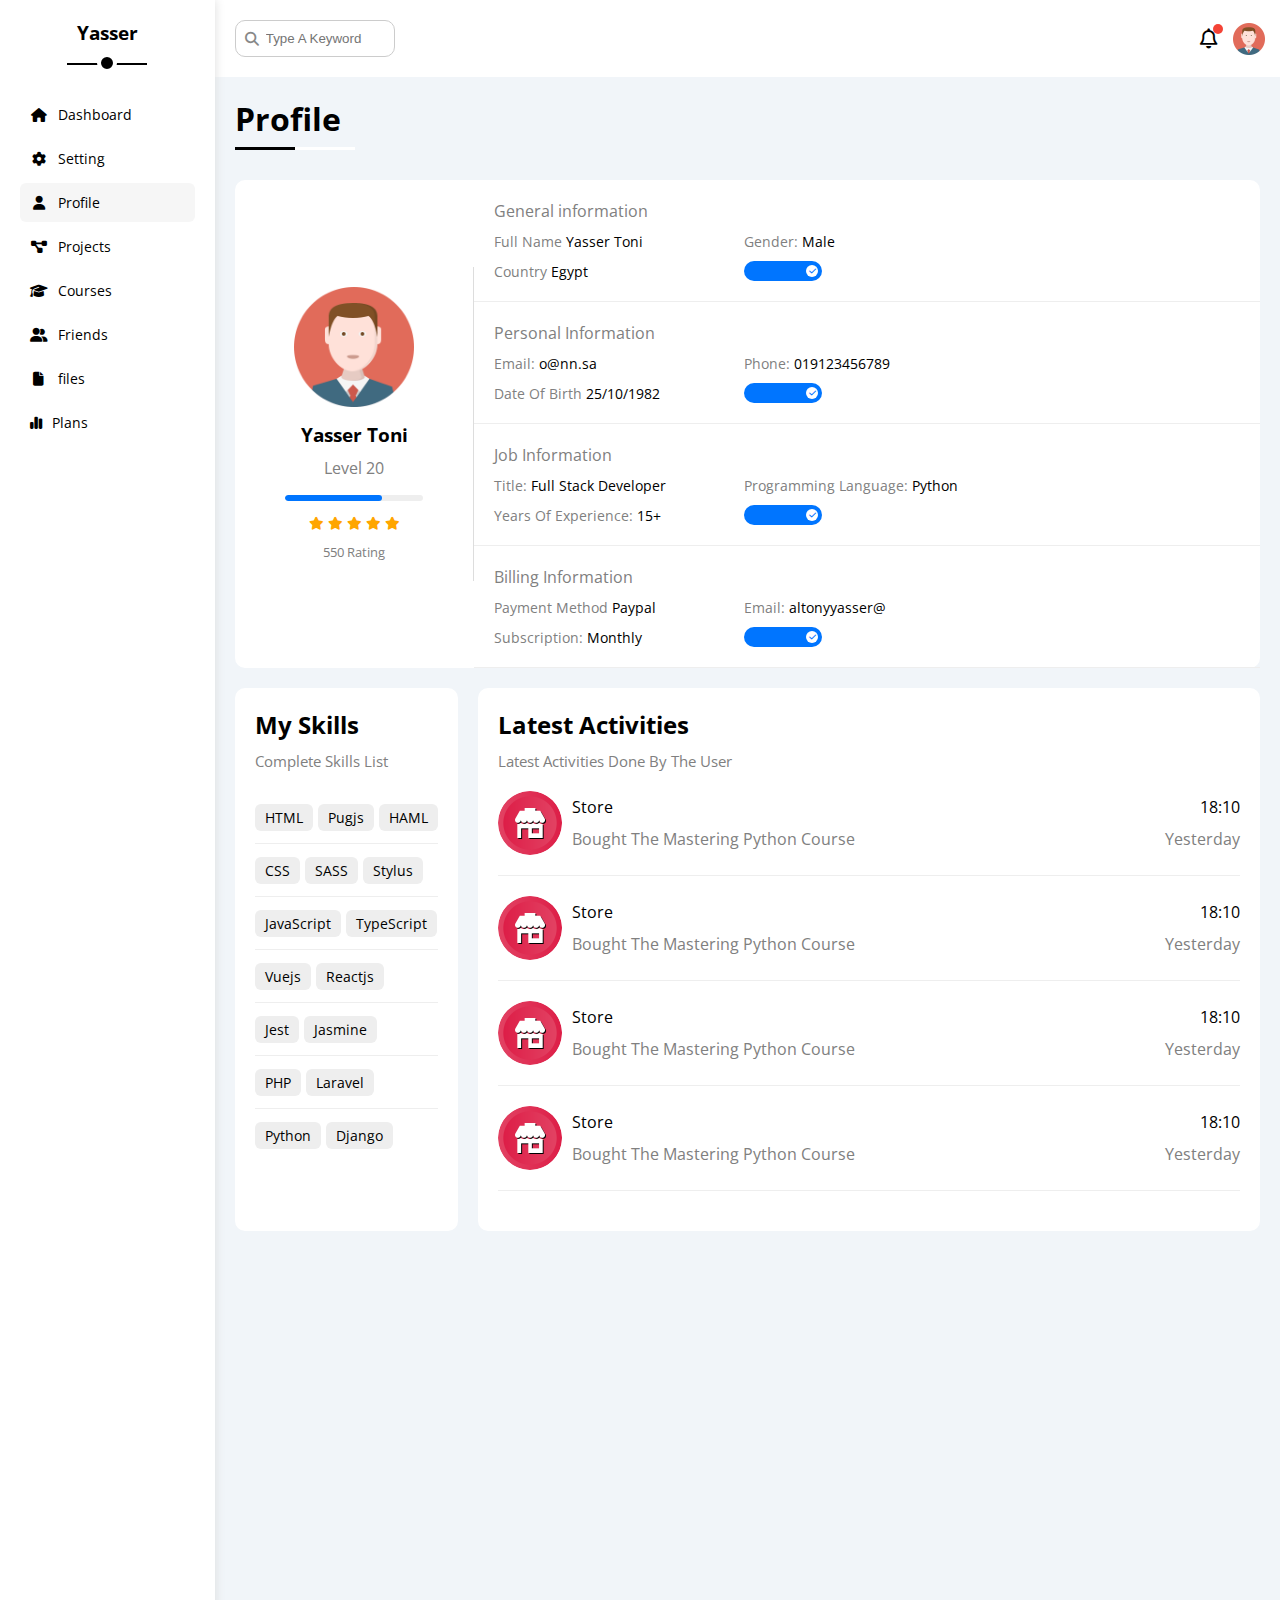
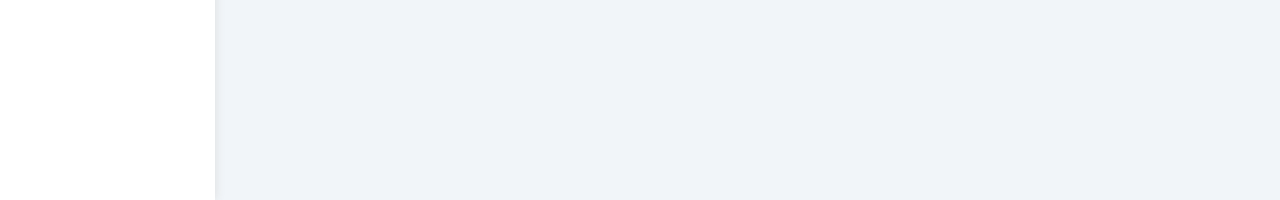
<file: profile.html>
<!DOCTYPE html>
<html lang="en">
<head>
    <meta charset="UTF-8">
    <meta http-equiv="X-UA-Compatible" content="IE=edge">
    <meta name="viewport" content="width=device-width, initial-scale=1.0">
    <link rel="stylesheet" href="Css/all.min.css">
    <link rel="stylesheet" href="Css/framework.css">
    <link rel="stylesheet" href="Css/master.css">
    <link rel="preconnect" href="https://fonts.googleapis.com">
    <link rel="preconnect" href="https://fonts.gstatic.com" crossorigin>
<link href="https://fonts.googleapis.com/css2?family=Cairo:wght@300;400;700&family=Open+Sans:ital,wght@0,500;0,700;1,300;1,500&family=Work+Sans:wght@200;300;400;600;800&display=swap" rel="stylesheet">
    <title>Profile</title>
</head>
<body>
    <div class="page d-flex">
        <div class="sidebar bg-white p-20 p-relative">
            <h3 class="p-relative mt-0 txt-c">Yasser</h3>
            <ul>
                <li>
                    <a class="d-flex align-center fs-14 c-black rad-6 p-10" href="index.html">
                        <i class="fa-sharp fa-solid fa-house fa-fw"></i>
                        <span>Dashboard</span>
                    </a>
                </li>
                <li>
                    <a class=" d-flex align-center fs-14 c-black rad-6 p-10" href="setting.html">
                        <i class="fa-solid fa-gear fa-fw"></i>
                        <span>Setting</span>
                    </a>
                </li>
                <li>
                    <a class=" active d-flex align-center fs-14 c-black rad-6 p-10" href="profile.html">
                        <i class="fa-solid fa-user fa-fw"></i>
                        <span>Profile</span>
                    </a>
                </li>
                <li>
                    <a class="d-flex align-center fs-14 c-black rad-6 p-10" href="projects.html">
                        <i class="fa-solid fa-diagram-project fa-fw"></i>
                        <span>Projects</span>
                    </a>
                </li>
                <li>
                    <a class="d-flex align-center fs-14 c-black rad-6 p-10" href="courses.html">
                        <i class="fa-solid fa-graduation-cap fa-fw"></i>
                        <span>Courses</span>
                    </a>
                </li>
                <li>
                    <a class="d-flex align-center fs-14 c-black rad-6 p-10" href="friends.html">
                        <i class="fa-solid fa-user-group fa-fw"></i>
                        <span>Friends</span>
                    </a>
                </li>
                <li>
                    <a class="d-flex align-center fs-14 c-black rad-6 p-10" href="files.html">
                        <i class="fa-sharp fa-solid fa-file fa-fw"></i>
                        <span>files</span>
                    </a>
                </li>
                <li>
                    <a class="d-flex align-center fs-14 c-black rad-6 p-10" href="plan.html">
                        <i class="fa-solid fa-chart-simple"></i>
                        <span>Plans</span>
                    </a>
                </li>
            </ul>
        </div>
        <div class="content w-full">
            <!--Start Head -->
            <div class="head bg-white p-15 flex-between">
                <div class="search p-relative">
                    <input type="search" class="p-10" placeholder="Type A Keyword">
                </div>
                <div class="icons d-flex align-center">
                    <span class="notifictions p-relative">
                        <i class="fa-regular fa-bell fa-lg"></i>
                    </span>
                    <img src="Img/avatar.png" alt="">
                </div>
            </div>
            <!--End Head -->
            <h1 class="title p-relative">Profile</h1>
            <div class="profile-page m-20">
                <div class="overview bg-white rad-10 d-flex align-center">
                    <div class="avatar-box txt-c p-20">
                        <img class="mb-10 rad-10" src="Img/avatar.png" alt="">
                        <h3 class="m-0">Yasser Toni</h3>
                        <p class="mt-10 c-gray">Level 20</p>
                        <div class="level red-6 bg-eee p-relative">
                            <span style="width:70%"></span>
                        </div>
                        <div class="rating mb-10 mt-10">
                            <i class="fa-solid fa-star c-orange fs-13"></i>
                            <i class="fa-solid fa-star c-orange fs-13"></i>
                            <i class="fa-solid fa-star c-orange fs-13"></i>
                            <i class="fa-solid fa-star c-orange fs-13"></i>
                            <i class="fa-solid fa-star c-orange fs-13"></i>
                        </div>
                        <p class="m-0 c-gray fs-13">550 Rating</p>
                    </div>
                    <div class="info-box w-full txt-c-mobile">
                    <!--Start box information-->
                    <div class="box p-20 d-flex align-center ">
                        <h4 class="c-gray f-15 m-0 w-full">General information</h4>
                        <div class="fs-14">
                            <span class="c-gray">Full Name</span>
                            <span>Yasser Toni </span>
                        </div>
                        <div class="fs-14">
                            <span class="c-gray">Gender:</span>
                            <span>Male</span>
                        </div>
                        <div class="fs-14">
                            <span class="c-gray">Country</span>
                            <span>Egypt</span>
                        </div>
                        <div class="fs-14">
                            <label>
                                <input type="checkbox" class="toggle-checkbox" checked>
                                <div class="toggle-switch"></div>
                            </label> 
                        </div>
                    </div>
                    <!--end box information-->
                    <!--Start box information-->
                    <div class="box p-20 d-flex align-center">
                        <h4 class="c-gray f-15 m-0 w-full">Personal Information</h4>
                        <div class="fs-14">
                            <span class="c-gray">Email:</span>
                            <span>o@nn.sa</span>
                        </div>
                        <div class="fs-14">
                            <span class="c-gray">Phone:</span>
                            <span>019123456789</span>
                        </div>
                        <div class="fs-14">
                            <span class="c-gray">Date Of Birth</span>
                            <span> 25/10/1982</span>
                        </div>
                        <div class="fs-14">
                            <label>
                                <input type="checkbox" class="toggle-checkbox" checked>
                                <div class="toggle-switch"></div>
                            </label> 
                        </div>
                    </div>
                    <!--end box information-->
                    <!--Start box information-->
                    <div class="box p-20 d-flex align-center">
                        <h4 class="c-gray f-15 m-0 w-full">Job Information</h4>
                        <div class="fs-14">
                            <span class="c-gray">Title: </span>
                            <span>Full Stack Developer</span>
                        </div>
                        <div class="fs-14">
                            <span class="c-gray">Programming Language:</span>
                            <span>Python</span>
                        </div>
                        <div class="fs-14">
                            <span class="c-gray">Years Of Experience:</span>
                            <span>15+</span>
                        </div>
                        <div class="fs-14">
                            <label>
                                <input type="checkbox" class="toggle-checkbox" checked>
                                <div class="toggle-switch"></div>
                            </label> 
                        </div>
                    </div>
                    <!--end box information-->
                    <!--Start box information-->
                    <div class="box p-20 d-flex align-center">
                        <h4 class="c-gray f-15 m-0 w-full">Billing Information</h4>
                        <div class="fs-14">
                            <span class="c-gray">Payment Method</span>
                            <span>Paypal</span>
                        </div>
                        <div class="fs-14">
                            <span class="c-gray">Email:</span>
                            <span>altonyyasser@</span>
                        </div>
                        <div class="fs-14">
                            <span class="c-gray">Subscription:</span>
                            <span>Monthly</span>
                        </div>
                        <div class="fs-14">
                            <label>
                                <input type="checkbox" class="toggle-checkbox" checked>
                                <div class="toggle-switch"></div>
                            </label> 
                        </div>
                    </div>
                    <!--end box information-->
                    </div>
                </div>
                <!--Start Other date-->
                <div class="other-date d-flex gap-20">
                    <div class="skills-card p-20 bg-white rad-10 mt-20">
                        <h2 class="mt-0 mb-10">My Skills</h2>
                        <p class="mt-0 mb-20 c-gray fs-15">Complete Skills List</p>
                        <ul class="m-0 txt-c-mobile">
                            <li><span>HTML</span><span>Pugjs</span><span>HAML</span></li>
                            <li><span>CSS</span><span>SASS</span><span>Stylus</span></li>
                            <li><span>JavaScript</span><span>TypeScript</span></li>
                            <li><span>Vuejs</span><span>Reactjs</span></li>
                            <li><span>Jest</span><span>Jasmine</span></li>
                            <li><span>PHP</span><span>Laravel</span></li>
                            <li><span>Python</span><span>Django</span></li>
                        </ul>
                    </div>
                    <div class="activities p-20 bg-white rad-10 mt-20">
                        <h2 class="mt-0 mb-10">Latest Activities</h2>
                        <p class="mt-0 mb-20 c-gray fs-15">Latest Activities Done By The User</p>
                        <div class="activity d-flex align-center txt-c-mobile">
                            <img src="Img/activity-01.png" alt="">
                            <div class="info">
                                <span class="d-block mb-10">Store</span>
                                <span class="c-gray">Bought The Mastering Python Course</span>
                            </div>
                            <div class="date">
                                <span class="d-block mb-10">18:10</span>
                                <span class="c-gray">Yesterday</span>
                            </div>
                        </div>
                        <div class="activity d-flex align-center txt-c-mobile">
                            <img src="Img/activity-01.png" alt="">
                            <div class="info">
                                <span class="d-block mb-10">Store</span>
                                <span class="c-gray">Bought The Mastering Python Course</span>
                            </div>
                            <div class="date">
                                <span class="d-block mb-10">18:10</span>
                                <span class="c-gray">Yesterday</span>
                            </div>
                        </div>
                        <div class="activity d-flex align-center txt-c-mobile">
                            <img src="Img/activity-01.png" alt="">
                            <div class="info">
                                <span class="d-block mb-10">Store</span>
                                <span class="c-gray">Bought The Mastering Python Course</span>
                            </div>
                            <div class="date">
                                <span class="d-block mb-10">18:10</span>
                                <span class="c-gray">Yesterday</span>
                            </div>
                        </div>
                        <div class="activity d-flex align-center txt-c-mobile">
                            <img src="Img/activity-01.png" alt="">
                            <div class="info">
                                <span class="d-block mb-10">Store</span>
                                <span class="c-gray">Bought The Mastering Python Course</span>
                            </div>
                            <div class="date">
                                <span class="d-block mb-10">18:10</span>
                                <span class="c-gray">Yesterday</span>
                            </div>
                        </div>
                    </div>
                </div>
                <!--End Other date-->
            </div>
        </div>
    </div> 
</body>
</html>
</file>
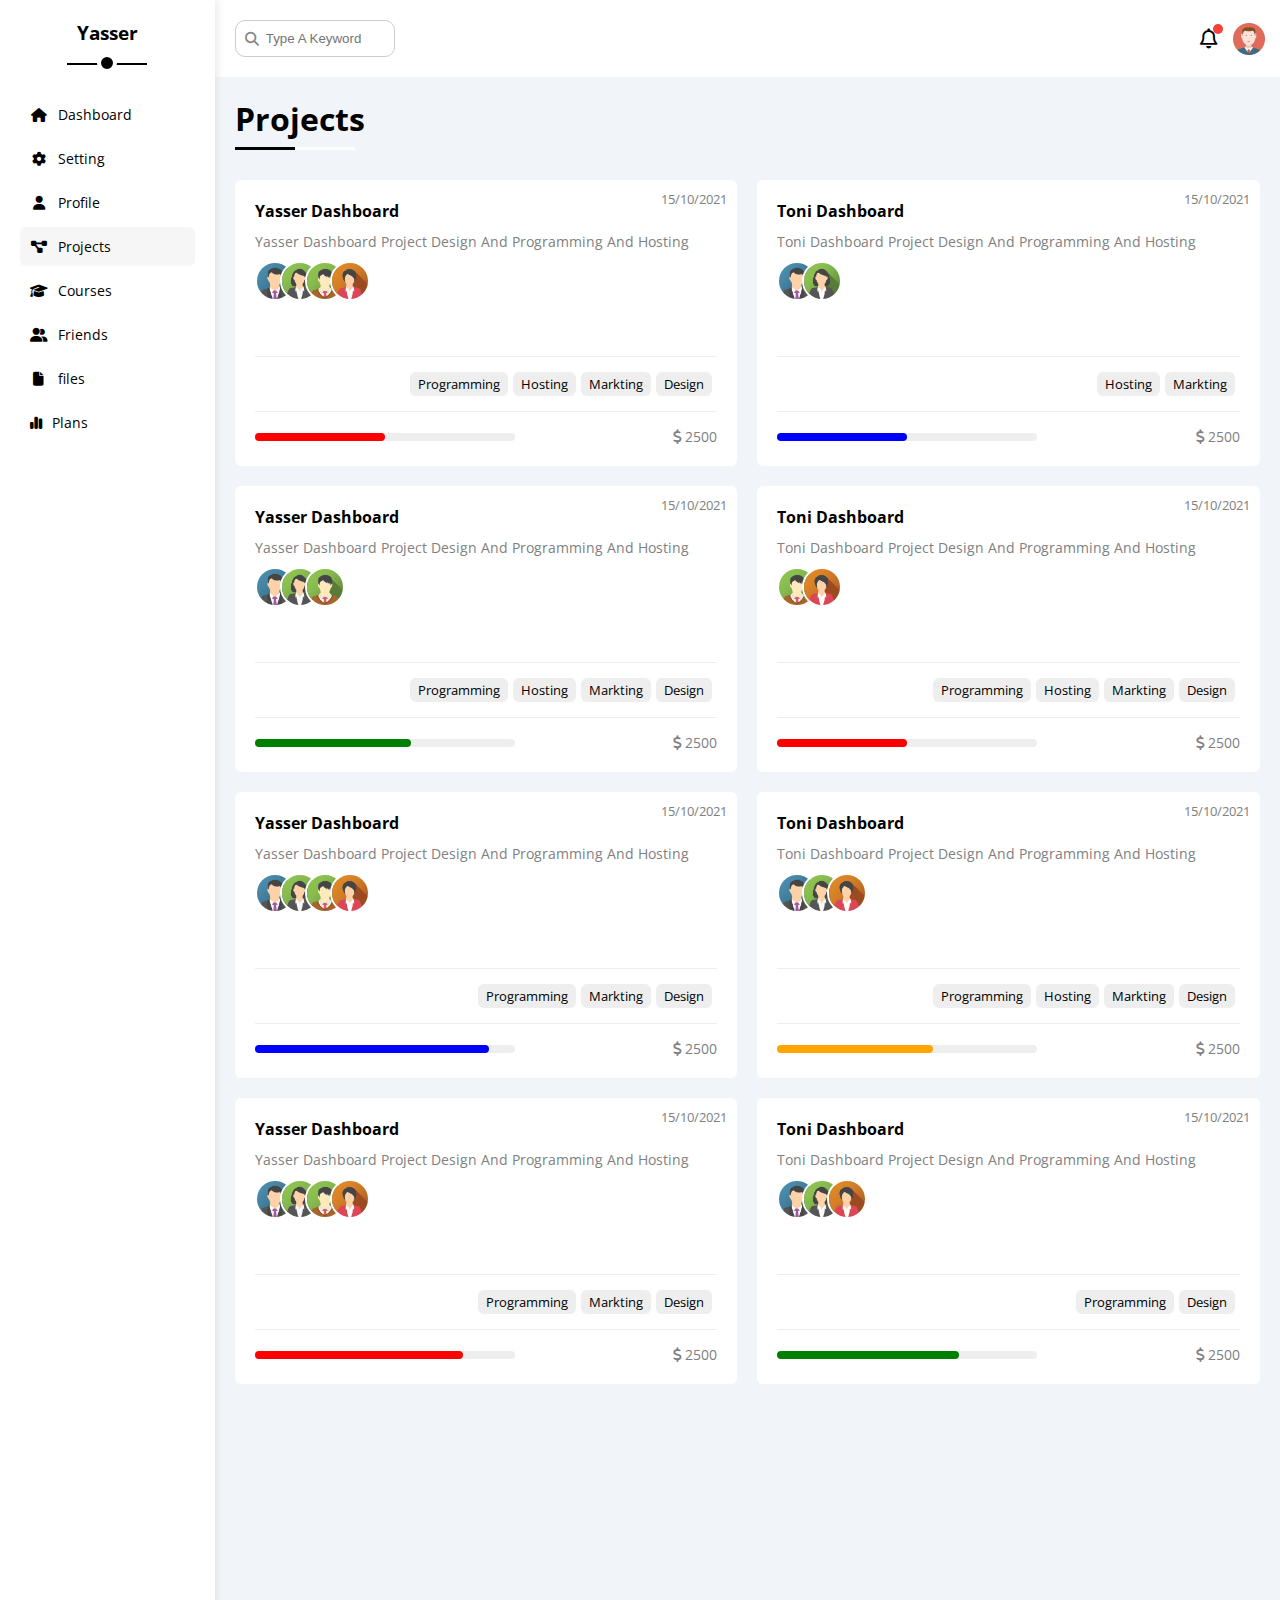
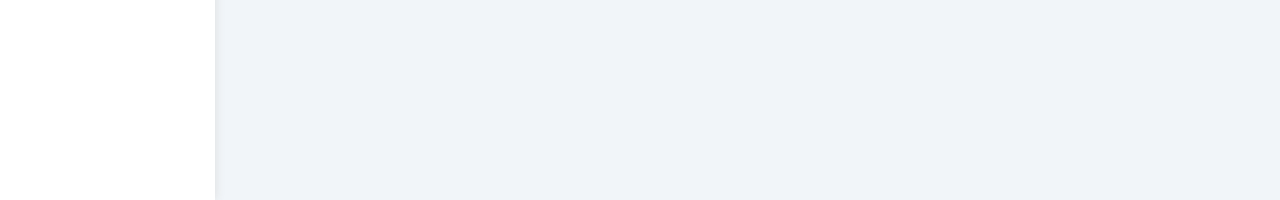
<file: projects.html>
<!DOCTYPE html>
<html lang="en">
<head>
    <meta charset="UTF-8">
    <meta http-equiv="X-UA-Compatible" content="IE=edge">
    <meta name="viewport" content="width=device-width, initial-scale=1.0">
    <link rel="stylesheet" href="Css/all.min.css">
    <link rel="stylesheet" href="Css/framework.css">
    <link rel="stylesheet" href="Css/master.css">
    <link rel="preconnect" href="https://fonts.googleapis.com">
    <link rel="preconnect" href="https://fonts.gstatic.com" crossorigin>
<link href="https://fonts.googleapis.com/css2?family=Cairo:wght@300;400;700&family=Open+Sans:ital,wght@0,500;0,700;1,300;1,500&family=Work+Sans:wght@200;300;400;600;800&display=swap" rel="stylesheet">
    <title>Projects</title>
</head>
<body>
    <div class="page d-flex">
        <div class="sidebar bg-white p-20 p-relative">
            <h3 class="p-relative mt-0 txt-c">Yasser</h3>
            <ul>
                <li>
                    <a class="d-flex align-center fs-14 c-black rad-6 p-10" href="index.html">
                        <i class="fa-sharp fa-solid fa-house fa-fw"></i>
                        <span>Dashboard</span>
                    </a>
                </li>
                <li>
                    <a class=" d-flex align-center fs-14 c-black rad-6 p-10" href="setting.html">
                        <i class="fa-solid fa-gear fa-fw"></i>
                        <span>Setting</span>
                    </a>
                </li>
                <li>
                    <a class="d-flex align-center fs-14 c-black rad-6 p-10" href="profile.html">
                        <i class="fa-solid fa-user fa-fw"></i>
                        <span>Profile</span>
                    </a>
                </li>
                <li>
                    <a class="active d-flex align-center fs-14 c-black rad-6 p-10" href="projects.html">
                        <i class="fa-solid fa-diagram-project fa-fw"></i>
                        <span>Projects</span>
                    </a>
                </li>
                <li>
                    <a class="d-flex align-center fs-14 c-black rad-6 p-10" href="courses.html">
                        <i class="fa-solid fa-graduation-cap fa-fw"></i>
                        <span>Courses</span>
                    </a>
                </li>
                <li>
                    <a class="d-flex align-center fs-14 c-black rad-6 p-10" href="friends.html">
                        <i class="fa-solid fa-user-group fa-fw"></i>
                        <span>Friends</span>
                    </a>
                </li>
                <li>
                    <a class="d-flex align-center fs-14 c-black rad-6 p-10" href="files.html">
                        <i class="fa-sharp fa-solid fa-file fa-fw"></i>
                        <span>files</span>
                    </a>
                </li>
                <li>
                    <a class="d-flex align-center fs-14 c-black rad-6 p-10" href="plan.html">
                        <i class="fa-solid fa-chart-simple"></i>
                        <span>Plans</span>
                    </a>
                </li>
            </ul>
        </div>
        <div class="content w-full">
            <!--Start Head -->
            <div class="head bg-white p-15 flex-between">
                <div class="search p-relative">
                    <input type="search" class="p-10" placeholder="Type A Keyword">
                </div>
                <div class="icons d-flex align-center">
                    <span class="notifictions p-relative">
                        <i class="fa-regular fa-bell fa-lg"></i>
                    </span>
                    <img src="Img/avatar.png" alt="">
                </div>
            </div>
            <!--End Head -->
            <h1 class="title p-relative">Projects</h1>
            <div class="projects-page d-grid gap-20 m-20 ">
                <div class="project bg-white p-20 rad-6 p-relative">
                    <span class="date fs-13 c-gray">15/10/2021</span>
                    <h4 class="m-0">Yasser Dashboard</h4>
                    <p class="fs-14 c-gray mt-10 mb-10">Yasser Dashboard Project Design And Programming And Hosting</p>
                    <div class="team">
                        <a href="#"><img src="Img/team-01.png" alt=""></a>
                        <a href="#"><img src="Img/team-02.png" alt=""></a>
                        <a href="#"><img src="Img/team-03.png" alt=""></a>
                        <a href="#"><img src="Img/team-04.png" alt=""></a>
                    </div>
                    <div class="do d-flex">
                        <span class="fs-13 bg-eee rad-6">Programming</span>
                        <span class="fs-13 bg-eee rad-6">Hosting</span>
                        <span class="fs-13 bg-eee rad-6">Markting</span>
                        <span class="fs-13 bg-eee rad-6">Design</span>
                    </div>
                    <div class="info flex-between">
                        <div class="prog bg-eee">
                            <span class="bg-red" style="width:50%"></span>
                        </div>
                        <div class="fs-14 c-gray">
                            <i class="fa-solid fa-dollar-sign"></i>
                            2500
                        </div>
                    </div>
                </div>
                <div class="project bg-white p-20 rad-6 p-relative">
                    <span class="date fs-13 c-gray">15/10/2021</span>
                    <h4 class="m-0">Toni  Dashboard</h4>
                    <p class="fs-14 c-gray mt-10 mb-10">Toni  Dashboard Project Design And Programming And Hosting</p>
                    <div class="team">
                        <a href="#"><img src="Img/team-01.png" alt=""></a>
                        <a href="#"><img src="Img/team-02.png" alt=""></a>
                    </div>
                    <div class="do d-flex">
                        <span class="fs-13 bg-eee rad-6">Hosting</span>
                        <span class="fs-13 bg-eee rad-6">Markting</span>
                    </div>
                    <div class="info flex-between">
                        <div class="prog bg-eee">
                            <span class="bg-blue" style="width:50%"></span>
                        </div>
                        <div class="fs-14 c-gray">
                            <i class="fa-solid fa-dollar-sign"></i>
                            2500
                        </div>
                    </div>
                </div>
                <div class="project bg-white p-20 rad-6 p-relative">
                    <span class="date fs-13 c-gray">15/10/2021</span>
                    <h4 class="m-0">Yasser Dashboard</h4>
                    <p class="fs-14 c-gray mt-10 mb-10">Yasser Dashboard Project Design And Programming And Hosting</p>
                    <div class="team">
                        <a href="#"><img src="Img/team-01.png" alt=""></a>
                        <a href="#"><img src="Img/team-02.png" alt=""></a>
                        <a href="#"><img src="Img/team-03.png" alt=""></a>
                    </div>
                    <div class="do d-flex">
                        <span class="fs-13 bg-eee rad-6">Programming</span>
                        <span class="fs-13 bg-eee rad-6">Hosting</span>
                        <span class="fs-13 bg-eee rad-6">Markting</span>
                        <span class="fs-13 bg-eee rad-6">Design</span>
                    </div>
                    <div class="info flex-between">
                        <div class="prog bg-eee">
                            <span class="bg-green" style="width:60%"></span>
                        </div>
                        <div class="fs-14 c-gray">
                            <i class="fa-solid fa-dollar-sign"></i>
                            2500
                        </div>
                    </div>
                </div>
                <div class="project bg-white p-20 rad-6 p-relative">
                    <span class="date fs-13 c-gray">15/10/2021</span>
                    <h4 class="m-0">Toni  Dashboard</h4>
                    <p class="fs-14 c-gray mt-10 mb-10">Toni  Dashboard Project Design And Programming And Hosting</p>
                    <div class="team">
                        <a href="#"><img src="Img/team-03.png" alt=""></a>
                        <a href="#"><img src="Img/team-04.png" alt=""></a>
                    </div>
                    <div class="do d-flex">
                        <span class="fs-13 bg-eee rad-6">Programming</span>
                        <span class="fs-13 bg-eee rad-6">Hosting</span>
                        <span class="fs-13 bg-eee rad-6">Markting</span>
                        <span class="fs-13 bg-eee rad-6">Design</span>
                    </div>
                    <div class="info flex-between">
                        <div class="prog bg-eee">
                            <span class="bg-red" style="width:50%"></span>
                        </div>
                        <div class="fs-14 c-gray">
                            <i class="fa-solid fa-dollar-sign"></i>
                            2500
                        </div>
                    </div>
                </div>
                <div class="project bg-white p-20 rad-6 p-relative">
                    <span class="date fs-13 c-gray">15/10/2021</span>
                    <h4 class="m-0">Yasser Dashboard</h4>
                    <p class="fs-14 c-gray mt-10 mb-10">Yasser Dashboard Project Design And Programming And Hosting</p>
                    <div class="team">
                        <a href="#"><img src="Img/team-01.png" alt=""></a>
                        <a href="#"><img src="Img/team-02.png" alt=""></a>
                        <a href="#"><img src="Img/team-03.png" alt=""></a>
                        <a href="#"><img src="Img/team-04.png" alt=""></a>
                    </div>
                    <div class="do d-flex">
                        <span class="fs-13 bg-eee rad-6">Programming</span>
                        <span class="fs-13 bg-eee rad-6">Markting</span>
                        <span class="fs-13 bg-eee rad-6">Design</span>
                    </div>
                    <div class="info flex-between">
                        <div class="prog bg-eee">
                            <span class="bg-blue" style="width:90%"></span>
                        </div>
                        <div class="fs-14 c-gray">
                            <i class="fa-solid fa-dollar-sign"></i>
                            2500
                        </div>
                    </div>
                </div>
                <div class="project bg-white p-20 rad-6 p-relative">
                    <span class="date fs-13 c-gray">15/10/2021</span>
                    <h4 class="m-0">Toni  Dashboard</h4>
                    <p class="fs-14 c-gray mt-10 mb-10">Toni  Dashboard Project Design And Programming And Hosting</p>
                    <div class="team">
                        <a href="#"><img src="Img/team-01.png" alt=""></a>
                        <a href="#"><img src="Img/team-02.png" alt=""></a>
                        <a href="#"><img src="Img/team-04.png" alt=""></a>
                    </div>
                    <div class="do d-flex">
                        <span class="fs-13 bg-eee rad-6">Programming</span>
                        <span class="fs-13 bg-eee rad-6">Hosting</span>
                        <span class="fs-13 bg-eee rad-6">Markting</span>
                        <span class="fs-13 bg-eee rad-6">Design</span>
                    </div>
                    <div class="info flex-between">
                        <div class="prog bg-eee">
                            <span class="bg-orange" style="width:60%"></span>
                        </div>
                        <div class="fs-14 c-gray">
                            <i class="fa-solid fa-dollar-sign"></i>
                            2500
                        </div>
                    </div>
                </div>
                <div class="project bg-white p-20 rad-6 p-relative">
                    <span class="date fs-13 c-gray">15/10/2021</span>
                    <h4 class="m-0">Yasser Dashboard</h4>
                    <p class="fs-14 c-gray mt-10 mb-10">Yasser Dashboard Project Design And Programming And Hosting</p>
                    <div class="team">
                        <a href="#"><img src="Img/team-01.png" alt=""></a>
                        <a href="#"><img src="Img/team-02.png" alt=""></a>
                        <a href="#"><img src="Img/team-03.png" alt=""></a>
                        <a href="#"><img src="Img/team-04.png" alt=""></a>
                    </div>
                    <div class="do d-flex">
                        <span class="fs-13 bg-eee rad-6">Programming</span>
                        <span class="fs-13 bg-eee rad-6">Markting</span>
                        <span class="fs-13 bg-eee rad-6">Design</span>
                    </div>
                    <div class="info flex-between">
                        <div class="prog bg-eee">
                            <span class="bg-red" style="width:80%"></span>
                        </div>
                        <div class="fs-14 c-gray">
                            <i class="fa-solid fa-dollar-sign"></i>
                            2500
                        </div>
                    </div>
                </div>
                <div class="project bg-white p-20 rad-6 p-relative">
                    <span class="date fs-13 c-gray">15/10/2021</span>
                    <h4 class="m-0">Toni Dashboard</h4>
                    <p class="fs-14 c-gray mt-10 mb-10">Toni  Dashboard Project Design And Programming And Hosting</p>
                    <div class="team">
                        <a href="#"><img src="Img/team-01.png" alt=""></a>
                        <a href="#"><img src="Img/team-02.png" alt=""></a>
                        <a href="#"><img src="Img/team-04.png" alt=""></a>
                    </div>
                    <div class="do d-flex">
                        <span class="fs-13 bg-eee rad-6">Programming</span>
                        <span class="fs-13 bg-eee rad-6">Design</span>
                    </div>
                    <div class="info flex-between">
                        <div class="prog bg-eee">
                            <span class="bg-green" style="width:70%"></span>
                        </div>
                        <div class="fs-14 c-gray">
                            <i class="fa-solid fa-dollar-sign"></i>
                            2500
                        </div>
                    </div>
                </div>
            </div>
        </div>
    </div> 
</body>
</html>
</file>
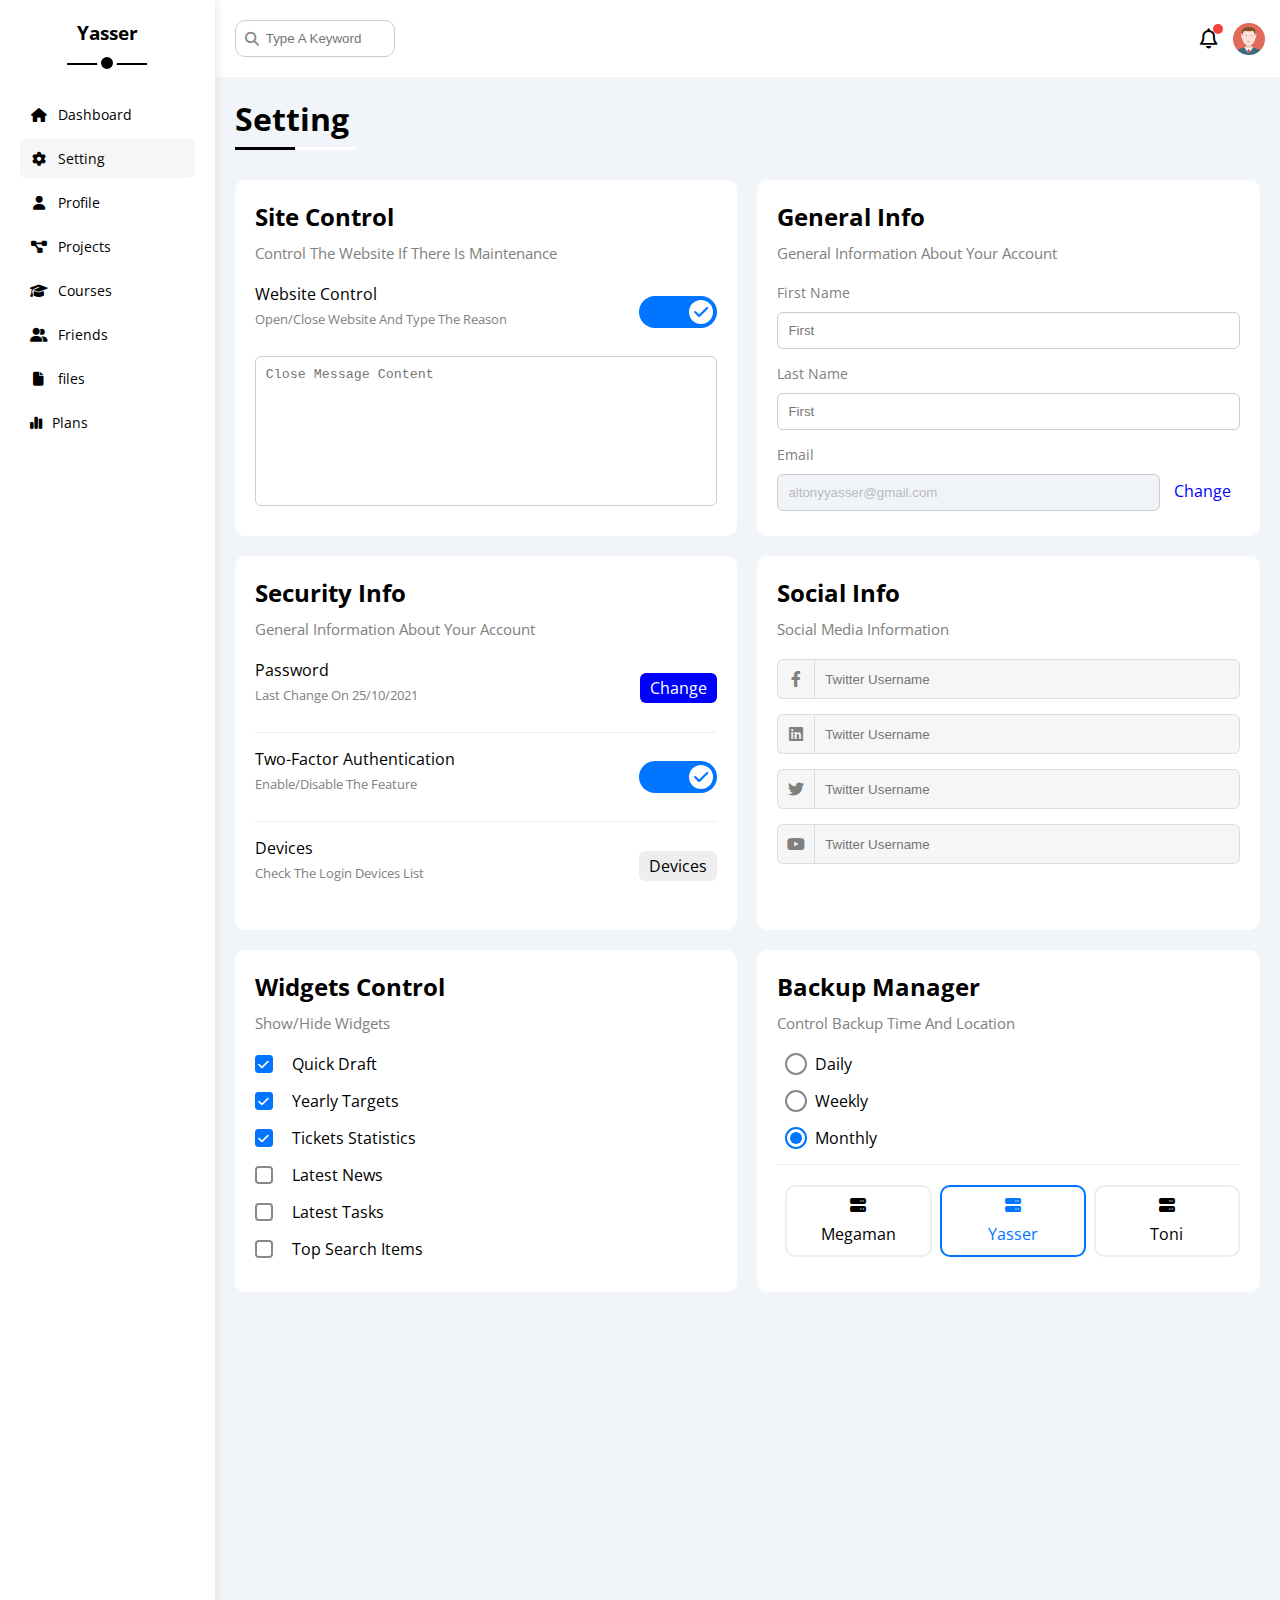
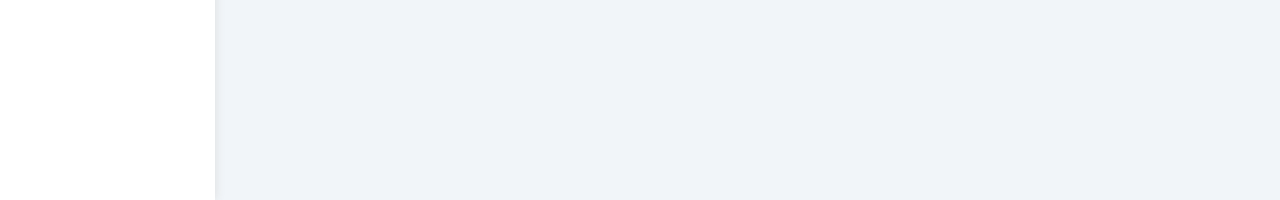
<file: setting.html>
<!DOCTYPE html>
<html lang="en">
<head>
    <meta charset="UTF-8">
    <meta http-equiv="X-UA-Compatible" content="IE=edge">
    <meta name="viewport" content="width=device-width, initial-scale=1.0">
    <link rel="stylesheet" href="Css/all.min.css">
    <link rel="stylesheet" href="Css/framework.css">
    <link rel="stylesheet" href="Css/master.css">
    <link rel="preconnect" href="https://fonts.googleapis.com">
    <link rel="preconnect" href="https://fonts.gstatic.com" crossorigin>
<link href="https://fonts.googleapis.com/css2?family=Cairo:wght@300;400;700&family=Open+Sans:ital,wght@0,500;0,700;1,300;1,500&family=Work+Sans:wght@200;300;400;600;800&display=swap" rel="stylesheet">
    <title>Setting</title>
</head>
<body>
    <div class="page d-flex">
        <div class="sidebar bg-white p-20 p-relative">
            <h3 class="p-relative mt-0 txt-c">Yasser</h3>
            <ul>
                <li>
                    <a class="d-flex align-center fs-14 c-black rad-6 p-10" href="index.html">
                        <i class="fa-sharp fa-solid fa-house fa-fw"></i>
                        <span>Dashboard</span>
                    </a>
                </li>
                <li>
                    <a class=" active d-flex align-center fs-14 c-black rad-6 p-10" href="setting.html">
                        <i class="fa-solid fa-gear fa-fw"></i>
                        <span>Setting</span>
                    </a>
                </li>
                <li>
                    <a class="d-flex align-center fs-14 c-black rad-6 p-10" href="profile.html">
                        <i class="fa-solid fa-user fa-fw"></i>
                        <span>Profile</span>
                    </a>
                </li>
                <li>
                    <a class="d-flex align-center fs-14 c-black rad-6 p-10" href="projects.html">
                        <i class="fa-solid fa-diagram-project fa-fw"></i>
                        <span>Projects</span>
                    </a>
                </li>
                <li>
                    <a class="d-flex align-center fs-14 c-black rad-6 p-10" href="courses.html">
                        <i class="fa-solid fa-graduation-cap fa-fw"></i>
                        <span>Courses</span>
                    </a>
                </li>
                <li>
                    <a class="d-flex align-center fs-14 c-black rad-6 p-10" href="friends.html">
                        <i class="fa-solid fa-user-group fa-fw"></i>
                        <span>Friends</span>
                    </a>
                </li>
                <li>
                    <a class="d-flex align-center fs-14 c-black rad-6 p-10" href="files.html">
                        <i class="fa-sharp fa-solid fa-file fa-fw"></i>
                        <span>files</span>
                    </a>
                </li>
                <li>
                    <a class="d-flex align-center fs-14 c-black rad-6 p-10" href="plan.html">
                        <i class="fa-solid fa-chart-simple"></i>
                        <span>Plans</span>
                    </a>
                </li>
            </ul>
        </div>
        <div class="content w-full">
            <!--Start Head -->
            <div class="head bg-white p-15 flex-between">
                <div class="search p-relative">
                    <input type="search" class="p-10" placeholder="Type A Keyword">
                </div>
                <div class="icons d-flex align-center">
                    <span class="notifictions p-relative">
                        <i class="fa-regular fa-bell fa-lg"></i>
                    </span>
                    <img src="Img/avatar.png" alt="">
                </div>
            </div>
            <!--End Head -->
            <h1 class="title p-relative">Setting</h1>
            <div class="setting-page m-20 d-grid gap-20">
                <!-- Start setting box-->
                <div class="p-20 bg-white rad-10">
                    <h2 class="mt-0 mb-10">Site Control</h2>
                    <p class="mt-0 mb-20 fs-15 c-gray">Control The Website If There Is Maintenance</p>
                    <div class="mb-15 flex-between">
                        <div>
                            <span>Website Control</span>
                            <p class="c-gray mt-5 mb-0 fs-13">Open/Close Website And Type The Reason</p>
                        </div>
                        <div>
                            <label>
                                <input type="checkbox" class="toggle-checkbox" checked>
                                <div class="toggle-switch"></div>
                            </label> 
                        </div>
                    </div>
                    <textarea class="close-message p-10 rad-6 d-block w-full" placeholder="Close Message Content"></textarea>
                </div>
                <!-- End setting box-->
                <!-- Start setting box-->
                <div class="p-20 bg-white rad-10">
                    <h2 class="mt-0 mb-10">General Info</h2>
                    <p class="mt-0 mb-20 fs-15 c-gray">General Information About Your Account</p>
                    <div class="mb-15">
                        <lable class="fs-14 mb-10 c-gray d-block" for="first">First Name</lable>
                        <input type="text" class="b-none border-ccc p-10 rad-6 d-block w-full" id="first" placeholder="First">
                    </div>
                    <div class="mb-15">
                        <lable class="fs-14 mb-10 c-gray d-block" for="last">Last Name</lable>
                        <input type="text" class="b-none border-ccc p-10 rad-6 d-block w-full" id="last" placeholder="First">
                    </div>
                    <div class="mb-5">
                        <lable class="fs-14 mb-10 c-gray d-block" for="email">Email</lable>
                        <input type="email" class="b-none border-ccc p-10 rad-6 d-block w-full" id="email" placeholder="First" value="altonyyasser@gmail.com" disabled>
                        <a class="c-blue" href="#">Change</a>
                    </div>
                </div>
                <!-- End setting box-->
                <!-- Start setting box-->
                <div class="p-20 bg-white rad-10">
                    <h2 class="mt-0 mb-10">Security Info</h2>
                    <p class="mt-0 mb-20 fs-15 c-gray">General Information About Your Account</p>
                    <div class="flex-between sec-box mb-15">
                        <div>
                            <span>Password</span>
                            <p class="c-gray mt-5 mb-0 fs-13">Last Change On 25/10/2021</p>
                        </div>
                        <a href="#" class="button bg-blue c-white btn-shape">Change</a>
                    </div>

                    <div class="flex-between sec-box mb-15">
                        <div>
                            <span>Two-Factor Authentication</span>
                            <p class="c-gray mt-5 mb-0 fs-13">Enable/Disable The Feature</p>
                        </div>
                        <div>
                            <label>
                                <input type="checkbox" class="toggle-checkbox" checked>
                                <div class="toggle-switch"></div>
                            </label> 
                        </div>
                    </div>

                    <div class="flex-between sec-box">
                        <div>
                            <span>Devices</span>
                            <p class="c-gray mt-5 mb-0 fs-13">Check The Login Devices List</p>
                        </div>
                        <a href="#" class="button bg-eee c-black btn-shape">Devices</a>
                    </div>
                </div>
                <!-- End setting box-->
                <!-- Start setting box-->
                <div class="social-boxes p-20 bg-white rad-10">
                    <h2 class="mt-0 mb-10">Social Info</h2>
                    <p class="mt-0 mb-20 fs-15 c-gray">Social Media Information</p>
                    <div class="d-flex align-center mb-15">
                        <i class="fa-brands fa-facebook-f center-flex c-gray"></i>
                        <input class="w-full" type="text" placeholder="Twitter Username">
                    </div>
                    <div class="d-flex align-center mb-15">
                        <i class="fa-brands fa-linkedin center-flex c-gray"></i>
                        <input class="w-full" type="text" placeholder="Twitter Username">
                    </div>
                    <div class="d-flex align-center mb-15">
                        <i class="fa-brands fa-twitter center-flex c-gray"></i>
                        <input class="w-full" type="text" placeholder="Twitter Username">
                    </div>
                    <div class="d-flex align-center mb-15">
                        <i class="fa-brands fa-youtube center-flex c-gray"></i>
                        <input class="w-full" type="text" placeholder="Twitter Username">
                    </div>
                </div>
                <!-- End setting box-->
                <!-- Start setting box-->
                <div class="widgets-control p-20 bg-white rad-10">
                    <h2 class="mt-0 mb-10">Widgets Control</h2>
                    <p class="mt-0 mb-20 fs-15 c-gray">Show/Hide Widgets</p>
                    <div class="control d-flex align-center mb-15">
                        <input type="checkbox" id="one" checked>
                        <label for="one">Quick Draft</label>
                    </div>
                    <div class="control d-flex align-center mb-15">
                        <input type="checkbox" id="two" checked>
                        <label for="two">Yearly Targets</label>
                    </div>
                    <div class="control d-flex align-center mb-15">
                        <input type="checkbox" id="three" checked>
                        <label for="three">Tickets Statistics</label>
                    </div>
                    <div class="control d-flex align-center mb-15">
                        <input type="checkbox" id="four">
                        <label for="four">Latest News</label>
                    </div>
                    <div class="control d-flex align-center mb-15">
                        <input type="checkbox" id="five">
                        <label for="five">Latest Tasks</label>
                    </div>
                    <div class="control d-flex align-center">
                        <input type="checkbox" id="six">
                        <label for="six">Top Search Items</label>
                    </div>
                </div>
                <!-- End setting box-->
                <!-- Start setting box-->
                <div class="backup-control p-20 bg-white rad-10">
                    <h2 class="mt-0 mb-10">Backup Manager</h2>
                    <p class="mt-0 mb-20 fs-15 c-gray">Control Backup Time And Location</p>
                    <div class="date d-flex align-center mb-15">
                        <input type="radio" name="time" id="daily" checked>
                        <label for="daily">Daily</label>
                    </div>
                    <div class="date d-flex align-center mb-15">
                        <input type="radio" name="time" id="weekly" checked>
                        <label for="weekly">Weekly</label>
                    </div>
                    <div class="date d-flex align-center mb-15">
                        <input type="radio" name="time" id="monthly" checked>
                        <label for="monthly">Monthly</label>
                    </div>
                    <div class="servers d-flex align-center txt-c">

                        <input type="radio" name="servers" id="server-two">
                        <div class="server mb-15 rad-10 w-full">
                            <label for="server-two">
                                <i class="fa-solid fa-server d-block mb-10"></i>
                                Megaman
                            </label>
                        </div>
                        

                        <input type="radio" name="servers" id="server-three" checked>
                        <div class="server mb-15 rad-10 w-full">
                            <label for="server-three">
                                <i class="fa-solid fa-server d-block mb-10"></i>
                                Yasser
                            </label>
                        </div>

                        <input type="radio" name="servers" id="server-one">
                        <div class="server mb-15 rad-10 w-full">
                            <label for="server-one">
                                <i class="fa-solid fa-server d-block mb-10"></i>
                                Toni
                            </label>
                        </div>

                    </div>
                </div>
                <!-- End setting box-->
            </div>
        </div>
    </div> 
</body>
</html>
</file>
<file: Css/framework.css>
:root{
    --blue-color: #0075ff;
    --blue-color-alt: #0d69d5;
    --orange-color: #f59e06;
    --green-color: #22c55e;
    --red-color: #f44336;
    --gray-color: #888;
}
/* start box */
.d-flex{
    display: flex;
}
.d-grid{
    display: grid;
}
.d-block{
    display: block;
}
@media (max-width: 767px){
    .block-mobile{
        display: block;
    }
    .hide-mobile{
        display: none;
    }
    .block-mobile{
        display: block;
    }
}
.gap-20{
    gap: 20px;
}
.align-center{
    align-items: center;
}
.space-between{
    justify-content: space-between;
}
/* end box */
/* start padding + margin */
.m-0{
    margin: 0;
}
.p-10{
    padding: 10px;
}
.p-15{
    padding: 15px;
}
.pt-10{
    padding: 10px;
}
.pt-15{
    padding: 15px;
}
.pb-15{
    padding: 15px;
}
.pl-15{
    padding-left: 15px;
}
.p-20{
    padding: 20px;
}
.pt-20{
    padding-top: 20px;
}
.pb-20{
    padding-bottom: 20px;
}
.m-15{
    margin: 15px;
}
.m-20{
    margin: 20px;
}
.mt-0{
    margin-top: 0px;
}
.ml-10{
    margin-left: 10px;
}
.mt-10{
    margin-top: 10px;
}
.mt-5{
    margin-top: 5px;
}
.mt-15{
    margin-top: 15px;
}
.mr-15{
    margin-right: 15px;
}
.mb-5{
    margin-bottom: 5px;
}
.mb-10{
    margin-bottom: 10px;
}
.mb-15{
    margin-bottom: 15px;
}
.mt-20{
    margin-top: 20px;
}
.mb-20{
    margin-bottom: 20px;
}
.mt-15 {
    margin-top: 15px;
}
.ml-20{
    margin-left: 20px;
}
.mt-25{
    margin-bottom: 25px;
}
/* end padding + margin */
/* start color */
.bg-eee{
    background-color: #eee;
}
.bg-blue{
    background-color: blue;
}
.bg-white{
    background-color: white;
}
.bg-orange{
    background-color: orange;
}
.bg-green{
    background-color: green;
}
.bg-red{
    background-color: red;
}
.bg-eee{
    background-color: #eee;
}
.c-black{
    color: black;
}
.c-white{
    color: white;
}
.c-gray{
    color: gray;
}
.c-blue{
    color: blue;
}
.c-green{
    color: green;
}
.c-orange{
    color: orange;
}
.c-balck{
    color: black;
}
/* end color */
/* start position */
.p-relative{
    position: relative;
}
/* end position */
/* Start dimentions */
.w-fit{
    width: fit-content;
}
.w-full{
    width: 100%;
}
.h-full{
    height: 100%;
}
.w-100{
    width: 100px;
}
.h-100{
    height: 100px;
}
/* End dimentions */
/* Start fodimentionsnt */
.txt-c{
    text-align: center;
}
@media (max-width: 767px){
    .txt-c-mobile{
        text-align: center;
    }
}
.fw-bold{
    font-weight: bold;
}
.fs-13{
    font-size: 13px;
}
.fs-14{
    font-size: 14px;
}
.fs-15{
    font-size: 15px;
}
.fs-16{
    font-size: 16px;
}
/* end font */
/* start border */
.rad-half{
    border-radius: 50%;
}
.rad-6{
    border-radius: 6px;
}
.rad-10{
    border-radius: 10px;
}
.b-none{
    border: none;
}
.border-ccc{
    border: 1px solid #ccc;
}
.border-eee{
    border: 1px solid #eee;
}
/* end border */
@media (max-width: 767px){
    .hide-mobile{
        display: none;
    }
}
/* Start Component*/
.center-flex{
    display: flex;
    align-items: center;
    justify-content: center;
}
.flex-between{
    display: flex;
    align-items: center;
    justify-content: space-between;
}
.btn-shape{
    padding: 4px 10px;
    border-radius: 6px;
}
/* End Component */
</file>
<file: Css/master.css>
*{
    box-sizing: border-box;
}
body{
    font-family: "Open Sans", sans-serif;
    margin: 0;
}
*:focus{
    outline: none;
}
::-webkit-scrollbar{
    width: 15px;
}
::-webkit-scrollbar-track{
    background-color: white;
}
::-webkit-scrollbar-thumb{
    background-color: var(--blue-color-alt);
}
::-webkit-scrollbar-thumb:hover{
    background-color: var(--blue-color);
}
a{
    text-decoration: none;
}
ul {
    list-style: none;
    padding: 0;
}
.page{
    background-color: #f1f5f9;
    min-height: 200vh;
}
.sidebar{
    width: 250px;
    box-shadow: 0 0 10px #ddd;
}
.sidebar > h3{
    margin-bottom: 50px;
}
.sidebar > h3::before{
    content: '';
    position: absolute;
    width: 80px;
    height: 2px;
    background-color: black;
    bottom: -20px;
    left: 50%;
    transform: translate(-50%);
}
.sidebar > h3::after{
    content: '';
    position: absolute;
    width: 12px;
    height: 12px;
    border-radius: 50%;
    background-color: black;
    bottom: -28px;
    border: 4px solid white;
    left: 50%;
    transform: translateX(-50%);
}
.sidebar ul li a{
    margin-bottom: 5px;
    transition: 0.3s;
}
.sidebar ul li a:hover,
.sidebar ul li a.active{
    background-color: #f6f6f6;
}
.sidebar ul li a span{
    font-size: 14px;
    margin-left: 10px;
}
@media(max-width: 767px){
    .sidebar{
        width: 62px;
        padding: 10px;
    }
    .sidebar > h3{
        font-size: 13px;
        margin-bottom: 15px;
    }
    .sidebar > h3::before,
    .sidebar > h3::after{
        display: none;
    }
    .sidebar ul li a span{
        display: none;
    }
}
/* Start content */
.content{
    overflow: hidden;
}
.content .search::before{
    content: "\f002";
    font-family: "Font Awesome 6 Free";
    font-weight: 900;
    position: absolute;
    left: 15px;
    top: 50%;
    transform: translateY(-50%);
    font-size: 14px;
    color: var(--gray-color);
}
.content .search input{
    border: 1px solid #ccc;
    border-radius: 10px;
    margin: 5px;
    padding-left: 30px;
    width: 160px;
    transition: width 0.3s;
}
.content .search input:focus{
    width: 200px;
}
.content .search input:focus::placeholder{
    opacity: 0;
}
.head .icons .notifictions::before{
    content: "";
    position: absolute;
    width: 10px;
    height: 10px;
    background-color: var(--red-color);
    border-radius: 50%;
    right: -5px;
    top: -4px;
}
.head .icons img{
    width: 32px;
    height: 32px;
    margin-left: 15px;
}
.page h1{
    margin: 20px 20px 40px;
}
.page h1::before{
    content: '';
    position: absolute;
    background-color: white;
    width: 120px;
    height: 3px;
    bottom: -10px;
    left: 0;
}
.page .title::after{
    content: '';
    position: absolute;
    background-color: black;
    width: 60px;
    height: 3px;
    bottom: -10px;
    left: 0;
}
.wrapper{
    grid-template-columns: repeat(auto-fill, minmax(450px, 1fr));
    margin-left: 20px;
    margin-right: 20px;
    margin-bottom: 20px;
}
@media (max-width: 767px){
    .wrapper{
    grid-template-columns: minmax(200px, 1fr);
    margin-left: 10px;
    margin-right: 10px;
    }
}
/* End content */
/* Start welcome wedgit */
.welcome{
    overflow: hidden;
}
.welcome .avatar{
    margin-left: 20px;
    padding: 2px;
    width: 64px;
    height: 64px;
    margin-top: -32px;
    border: 2px solid white;
    border-radius: 50%;
    box-shadow: 0 0 20px #ddd;
}
.welcome .intro img{
    width: 170px;
    margin-bottom: -10px;
}
@media(max-width: 767px){
    .welcome .intro{
        padding-bottom: 30px;
    }
    .welcome .avatar{
        margin-left: 0;
    }
    .welcome .body > div:not(:last-child){
        margin-bottom: 20px ;
    }
}
.welcome .body{
    border-top: 1px solid #eee;
    border-bottom: 1px solid #eee;
}
.welcome .body > div{
    flex: 1;
}
.welcome .visit{
    margin: 0 15px 15px auto;
}
.welcome .visit:hover{
    background-color: var(--blue-color-alt);
}
/* End welcome wedgit */
/* Start Quick Draft */
.quick-draft textarea{
    resize: none;
    min-height: 180px;
}
.quick-draft .save{
    margin-left: auto;
    transition: 0.3s;
    cursor: pointer;
}
.quick-draft .save:hover{
    background-color: var(--blue-color-alt);
}
/* End Quick Draft */
/* Start target */
.targets .target-row .icon{
    width: 80px;
    height: 80px;
    margin-right: 15px;
}
.targets .details{
    flex: 1;
}
.targets .details .progress{
    height: 4px;
}
.targets .details .progress > span{
    position: absolute;
    left: 0;
    top: 0;
    height: 100%;
}
.targets .details .progress > span span{
    position: absolute;
    bottom: 16px;
    right: -16px;
    padding: 2px 5px;
    border-radius: 6px;
    font-size: 13px;
}
.targets .details .progress > span span::after{
    content: "";
    border-width: 7px;
    position: absolute;
    border-style: solid;
    bottom: -12px;
    left: 50%;
    transform: translateX(-50%);
}
.targets .details .progress > .blue span::after{
    border-top-color: var(--blue-color);
}
.targets .details .progress > .orange span::after{
    border-top-color: var(--orange-color);
}
.targets .details .progress > .green span::after{
    border-top-color: var(--green-color);
}
.blue .icon,
.blue .progress{
    background-color: rgba(0, 0, 255, 0.203);
}
.orange .icon,
.orange .progress{
    background-color: rgba(255, 166, 0, 0.2);
}
.green .icon,
.green .progress{
    background-color: rgba(0, 128, 0, 0.199);
}
/* End target */
/* Start lastest news */
.latest-news .nows-row:not(:last-child){
    margin-bottom: 20px;
    padding-bottom: 20px;
    border-bottom: 1px solid #eee;
}
.latest-news .nows-row img{
    width: 100px;
    border-radius: 6px;
    margin-right: 15px;
}
.latest-news .nows-row .info{
    flex-grow: 1;
}
.latest-news .nows-row .info h3{
    margin:  0 0 6px;
    font-size: 16px;
}
@media (max-width: 767px) {
    .latest-news .nows-row{
        display: block;
    }
    .latest-news .nows-row .label{
        margin: 10px auto ;
        width: fit-content;
    }
}
/* End lastest news */
/* Start Tasks */
.tasks .task-row:not(:last-of-type){
    margin-bottom: 15px;
    padding-bottom: 15px;
    border-bottom: 1px solid #eee;
}
.tasks .info{
    flex-grow: 1;
}
.tasks .done h3,
.tasks .done p{
    text-decoration: line-through;
}
.tasks .delete{
    cursor: pointer;
    transition: 0.3s;
}
.tasks .delete:hover{
    color: var(--red-color);
}

/* End Tasks */
/* Start latest upload*/
.latest-upload .container:not(:last-child){
    border-bottom: 1px solid #eee;
}
.latest-upload .container .icon img{
    width: 40px; 
    margin: 0 10px 0 0 ;
}
.latest-upload .container .info{
    flex-grow: 1;
}
/* End latest upload */
/* Start last project */
.last-project ul::before{
    content: "";
    position: absolute;
    height: 100%;
    width: 2px;
    left: 11px;
    background-color: var(--blue-color);
}
.last-project ul li::before{
    content: "";
    display: block;
    width: 20px;
    height: 20px;
    border-radius: 50%;
    background-color: white;
    border: 2px solid white;
    outline: 2px solid var(--blue-color);
    z-index: 1;
    margin-right: 26px;
}
.last-project ul li.done::before{
    background-color: var(--blue-color);
}
.last-project ul li.current::before{
    animation: change-color 0.8s infinite alternate;
}
.last-project .launch-icon{
    position: absolute;
    width: 160px;
    right: 0;
    bottom: 0;
    opacity: 0.3;
}
@keyframes change-color {
    from{
        background-color: var(--blue-color);
    }
    to{
        background-color: white ;
    }
}

/* End last project */
/* Start Reminders */
.reminders ul li .key{
    width: 15px;
    height: 15px;
}
.reminders ul li > .blue{
    border-left:  1px solid var(--blue-color);
}
.reminders ul li > .green{
    border-left:  1px solid var(--green-color);
}
.reminders ul li > .orange{
    border-left:  1px solid var(--orange-color);
}
.reminders ul li > .red{
    border-left:  1px solid var(--red-color);
}
/* End Reminders*/
/* Start latest pot*/
.latest-post .avatar{
    width: 48px;
    height: 48px;
}
.latest-post .post-content{
    text-transform: capitalize;
    line-height: 2;
    border-bottom: 1px solid #eee;
    border-top: 1px solid #eee;
    min-height: 14px;
}
/* End latest pot*/
/* Start social media*/
.social-media .box{
    padding-left: 70px;
}
.social-media .box i{
    position: absolute;
    left: 0;
    top: 0;
    width: 52px;
    transition: 0.3s;
}
.social-media .box i:hover{
    transform: rotate(10deg);
}
.social-media .twitter{
    background-color: #1da0f249;
    color: #1da1f2;
}
.social-media .twitter i,
.social-media .twitter a{
    background-color: #1da1f2;
}
.social-media .facebook{
    background-color: #1876f24b;
    color: #1877f2;
}
.social-media .facebook i,
.social-media .facebook a{
    background-color: #1877f2;
}
.social-media .youtube{
    background-color: #ff00003b;
    color: #ff0000;
}
.social-media .youtube i,
.social-media .youtube a{
    background-color: #ff0000;
}
.social-media .linkedin{
    background-color: #0a66c246;
    color: #0a66c2;
}
.social-media .linkedin i,
.social-media .linkedin a{
    background-color: #0a66c2;
}
/* End social media*/
/* End Tabel*/
.projects .responsive-table{
    overflow-x: auto;
}
.projects table{
    min-width: 1000px;
    border-spacing: 0;
}
.projects thead td{
    background-color: #eee;
    font-weight: bold;
}
.projects table td{
    padding: 15px;
}
.projects tbody td{
    border-bottom: 1px solid #eee;
    border-left: 1px solid #eee;
    transition: .3s;
}
.projects table tbody tr td:last-child{
    border-right: 1px solid #eee;
}
.projects table tbody tr:hover td{
    background-color: #faf7f7;
}
.projects table img{
    width: 32px;
    height: 32px;
    border-radius: 50%;
    background-color: white;
    padding: 2px;
}
.projects table img:not(:first-child){
    margin-left: -20px;
}
.projects table .label{
    font-size: 13px;
}
/* End Tabel */
/* Start setting page */
.setting-page{
    grid-template-columns: repeat(auto-fill, minmax(500px, 1fr));
}
.setting-page #email{
    display: inline-flex;
    width: calc(100% - 80px);
    margin-right: 10px;
}
.setting-page .social-boxes i{
    width: 40px;
    height: 40px;
    background-color: #f6f6f6;
    border: 1px solid #ddd;
    border-right: none;
    border-radius: 6px 0 0 6px;
    transition: 0.3s;
}
.setting-page .social-boxes input{
    height: 40px;
    background-color: #f6f6f6;
    border: 1px solid #ddd;
    border-radius: 0 6px 6px 0;
    padding-left: 10px;
}
.setting-page .sec-box{
    padding-bottom: 15px;
}
.setting-page .sec-box .button{
    transition: 0.3s;
}
.setting-page .sec-box .button:hover{
    background-color: var(--blue-color-alt);
}
.setting-page .sec-box:not(:last-of-type){
    border-bottom: 1px solid #eee;
}
.setting-page .social-boxes > div:focus-within i{
    color: black;
}
.widgets-control .control input[type="checkbox"]{
    -webkit-appearance: none;
    appearance: none;
}
.widgets-control .control{
    padding-left: 30px;
    position: relative;
    cursor: pointer;
}
.widgets-control .control label::before{
    content: "";
    position: absolute;
    width: 14px;
    border: 2px solid var(--gray-color);
    left: 0;
    top: 50%;
    height: 14px;
    margin-top: -9px;
    border-radius: 4px;
}
.widgets-control .control label:hover::before{
    border-color: var(--blue-color-alt);
}
.widgets-control .control label::after{
    content: "\f00c";
    font-family: 'Font Awesome 5 Free';
    font-weight: 900;
    position: absolute;
    left: 0px;
    top: 50%;
    margin-top: -9px;
    color: white;
    background-color: var(--blue-color);
    font-size: 12px;
    width: 18px;
    height: 18px;
    border-radius: 4px;
    display: flex;
    justify-content: center;
    align-items: center;
    transition: 0.3s;
    transform: scale(0) rotate(360deg);
}
.widgets-control .control input[type="checkbox"]:checked + label::after {
    transform: scale(1);
}
.backup-control input[type="radio"]{
    -webkit-appearance: none;
    appearance: none;
}
.backup-control .date label{
    padding-left: 30px;
    position: relative;
    cursor: pointer;
}
.backup-control .date label::before{
    content: "";
    position: absolute;
    width: 18px;
    height: 18px;
    border: 2px solid var(--gray-color);
    left: 0;
    top: 50%;
    margin-top: -11px;
    border-radius: 50%;
}
.backup-control .date input[type="radio"]:checked + label::before{
    border-color: var(--blue-color);
}
.backup-control .date label::after{
    content: "";
    width: 12px;
    position: absolute;
    height: 12px;
    background-color: var(--blue-color);
    border-radius: 50%;
    left: 5px;
    top: 5px;
    transition: 0.3s;
    transform: scale(0);
}
.backup-control .date input[type="radio"]:checked + label::after{
    transform: scale(1);
}
.backup-control .servers{
    padding-top: 20px;
    border-top: 1px solid #eee;
}
@media (max-width: 767px){
    .backup-control .servers{
        flex-wrap: wrap;
    }
}
.backup-control .servers .server{
    border: 2px solid #eee;
    position: relative;
    padding-top: 10px;
    padding-bottom: 10px;
}
.backup-control .servers .server label{
    cursor: pointer;
}
.backup-control .servers  input[type="radio"]:checked + .server{
    border-color: var(--blue-color);
    color: var(--blue-color);
} 
@media (max-width: 767px){
    .setting-page{
        grid-template-columns: minmax(100px, 1fr);
        gap: 10px;
        margin-left: 10px;
        margin-right: 10px;
    }
}
.setting-page .close-message{
    min-height: 150px;
    resize: none;
    border: 1px solid #ccc;
}
.toggle-checkbox{
    -webkit-appearance: none;
    appearance: none;
    display: none;
}
.toggle-switch{
    position: relative;
    width: 78px;
    height: 32px;
    border-radius: 16px;
    background-color: #ccc;
    transition: 0.3s;
    cursor: pointer;

}
.toggle-switch::before{
    content: '\f00d';
    font-family: 'Font Awesome 5 Free';
    font-weight: 900;
    background-color: white;
    width: 24px;
    position: absolute;
    height: 24px;
    border-radius: 50%;
    display: flex;
    justify-content: center;
    align-items: center;
    top: 4px;
    left: 4px;
    color: #aaa;
    transition: 0.3s;
}
.toggle-checkbox:checked + .toggle-switch{
    background-color: var(--blue-color);
}
.toggle-checkbox:checked + .toggle-switch::before{
    content: '\f00c';
    left: 50px;
    color: var(--blue-color);
}
.setting-page :disabled{
    cursor: no-drop;
    background-color: #f0f4f8;
    color: #BBB;
}
/* End Setting Page  */
/* Start Profile page */
@media(max-width: 767px){
    .profile-page .overview{
        flex-direction: column;
    }
}
.profile-page .avatar-box{
    width: 300px;
}
@media(min-width: 768px){
    .profile-page .avatar-box{
        border-right: 1px solid #ddd;
    }
}
.profile-page .avatar-box img{
    width: 120px;
    height: 120px;
}
.profile-page .avatar-box .level{
    height: 6px;
    width: 70%;
    margin: auto;
    overflow: hidden;
    border-radius: 6px;
}
.profile-page .avatar-box .level span{
    
    position: absolute;
    left: 0;
    top: 0;
    height: 100%;
    background-color: var(--blue-color);
    border-radius: 6px;
}
.profile-page .info-box .box{
    transition: 0.3s;
    flex-wrap: wrap;
    border-bottom: 1px solid #eee;
}
.profile-page .info-box .box:hover{
    background-color: #f9f9f9;
}
    .profile-page .info-box .box > div{
        padding: 10px 0 0 ;
}
@media(min-width:768px){
    .profile-page .info-box .box > div{
        min-width: 250px;
}
}
.profile-page .info-box h4{
    font-weight: normal;
}
/* start toggle switch */
.profile-page .info-box .toggle-switch{
    height: 20px;
}
@media(max-width: 767px){
    .profile-page .info-box .toggle-switch{
        margin: auto;
}
}
.profile-page .info-box .toggle-switch::before{
    width: 12px;
    height: 12px;
    font-size: 8px;
}
.profile-page .info-box .toggle-checkbox:checked + .toggle-switch::before{
    left: 62px;
}
/* end toggle switch */
@media(max-width: 767px){
    .profile-page .other-date{
        flex-direction: column;
    }
}
.profile-page .skills-card ul li{
    padding: 15px 0;
}
.profile-page .skills-card ul li:not(:last-child){
        border-bottom: 1px solid #eee;
}
.profile-page .skills-card ul li span{
    padding: 4px 10px;
    background: #eee;
    border-radius: 6px;
    font-size: 14px;
}
.profile-page .skills-card ul li span:not(:last-child){
        margin-right: 5px;
}
.profile-page .activities{
    flex-grow: 2;
}
.profile-page .activity{
    border-bottom: 1px solid #eee;
    padding-bottom: 20px;
    margin-bottom: 20px;
}
.profile-page .activity img{
    width: 64px;
    height: 64px;
    border-radius: 50%;
    margin-right: 10px;
}
@media(min-width: 768px){
    .profile-page .activity .date{
        margin-left: auto;
        text-align: right;
    }
}
@media(max-width: 767px){
        .profile-page .activity{
            flex-direction: column;
        }
        .profile-page .activity img{
            margin-right: 0;
            margin-bottom: 15px;
        }
        .profile-page .activity .date{
            margin-top: 15px;
        }
}
/* End Profile page  */
/* Start projects-page  */
.projects-page{
    grid-template-columns: repeat(auto-fill, minmax(500px, 1fr));
}
@media(max-width: 767px){
    .projects-page{
        grid-template-columns: minmax(200px, 1fr);
        margin-left: 10px;
        margin-right: 10px;
        gap: 10px;
    }
}
.projects-page .project .date{
    position: absolute;
    right: 10px;
    top: 10px;
}
.projects-page .project .h4{
    font-weight: normal;
}
.projects-page .project .team{
    min-height: 80px;
    position: relative;
}
.projects-page .project .team a{
    position: absolute;
    left: 0;
    border-bottom: 0;
}
.projects-page .project .team a:nth-child(2){
    left: 25px;
}
.projects-page .project .team a:nth-child(3){
    left: 50px;
}
.projects-page .project .team a:nth-child(4){
    left: 75px;
}
.projects-page .project .team a:hover{
    z-index: 1000;
}
.projects-page .project .team a img{
    width: 40px;
    height: 40px;
    border-radius: 50%;
    border: 2px solid white;
}
.projects-page .project .do{
    justify-content: flex-end;
    border-top: 1px solid #eee;
    padding-top: 15px;
    margin-top: 15px;
}
@media(max-width: 767px){
    .projects-page .project .do{
        flex-direction: column;
    }
}
.projects-page .project .do span{
    padding: 3px 8px;
    margin-right: 5px;
    width: fit-content;
}
@media(max-width: 767px){
    .projects-page .project .do span:not(:last-child){
        margin-bottom: 15px;
    }
}
.projects-page .project .info{
    padding-top: 15px;
    margin-top: 15px;
    border-top: 1px solid #eee
}
@media(max-width: 767px){
    .projects-page .project .info{
        flex-direction: column;
    }
}
.projects-page .project .prog{
    position: relative;
    height: 8px;
    width: 260px;
    border-radius: 6px;
}
@media(max-width: 767px){
    .projects-page .project .info .prog{
        margin-bottom: 15px;
    }
}
.projects-page .project .prog span{
    position: absolute;
    top: 0;
    left: 0;
    height: 100%;
    border-radius: 6px;
}
/* End projects-page  */
/* Start Courses Page  */
.courses-page{
    grid-template-columns: repeat(auto-fill, minmax(300px, 1fr));
}
@media(max-width: 767px){
    .courses-page{
        grid-template-columns: minmax(200px, 1fr);
        margin-left: 10px;
        margin-right: 10px;
        gap: 10px;
    }
}
.courses-page .couuse{
    overflow: hidden;
}
.courses-page .course .cover{
    max-width: 100%;
}
.courses-page .course .instractor{
    width: 64px;
    height: 64px;
    position: absolute;
    left: 20px;
    top: 20px;
    border-radius: 50%;
    border: 2px solid white;
}
.courses-page .course .description{
    line-height: 1.8;
}
.courses-page .course .info{
    border-top: 1px solid #eee;
    font-size: 13px;
}
.courses-page .course .info .title2{
    position: absolute;
    left: 50%;
    transform: translateX(-50%);
    font-size: 13px;
    top: -13px;
}
/* End Courses Page  */
/* Start Friends Page */
.friends-page{
    grid-template-columns: repeat(auto-fill, minmax(300px, 1fr));
}
@media(max-width: 767px){
    .friends-page{
        grid-template-columns: minmax(200px, 1fr);
        margin-left: 10px;
        margin-right: 10px;
        gap: 10px;
    }
}
.friends-page .contact{
    position: absolute;
    left: 10px;
    top: 10px;
}
.friends-page .contact i{
    padding: 10px;
    background-color: #eee;
    border-radius: 50%;
    color: #666;
    font-size: 13px;
    cursor: pointer;
    transition: 0.3s;
}
.friends-page .contact i:hover{
    background-color: var(--blue-color);
    color: white;

}
.friends-page .friend .icons{
    border-top: 1px solid #eee;
    border-bottom: 1px solid #eee;
    padding-top: 15px;
    padding-top: 15px;
    padding-bottom: 15px;
    margin-bottom: 15px;
} 
.friends-page .friend .icons i{
    margin-right: 5px;
} 
.friends-page .friend .icons .vip{
    position: absolute;
    right: 43px;
    top: 50%;
    transform: translateY(-50%);
    font-size: 40px;
    opacity: 0.4;
} 
/* End Friends Page  */
/* Start File Stats */
.files-page {
    flex-direction: row-reverse;
    align-items: flex-start;
}
@media (max-width: 767px) {
    .files-page {
        flex-direction: column;
        align-items: normal;
}
}
.files-page .file-stats{
    min-width: 260px;

}
.files-page .file-stats .icon{
    width: 40px;
    height: 40px;
    margin-right: 10px;
    display: flex;
    align-items: center;
    justify-content: center;
}
.files-page .file-stats .size{
    margin-left: auto;
}
.files-page .file-stats .red{
    background-color: rgba(255, 0, 0, 0.201)
}
.files-page .file-stats .green{
    background-color: rgba(0, 128, 0, 0.199);
}
.files-page .file-stats .blue{
    background-color: rgba(0, 0, 255, 0.194);
}
.files-page .file-stats .orange{
    background-color: rgba(255, 166, 0, 0.387);
}
.files-page .file-stats .upload{
    margin: 15px auto 0;
    transition: 0.3s;
    padding: 10px 15px;
}
.files-page .file-stats .upload:hover{
    background-color: var(--blue-color-alt);
}
.files-page .file-stats .upload:hover i{
    animation: up-and-down 0.8s infinite;
}
.files-page .files-content{
    flex: 1;
    grid-template-columns: repeat(auto-fill, minmax(200px, 1fr));
}
.files-page .files-content img{
    width: 64px;
    height: 64px;
    transition: 0.3s;
}
.files-page .files-content .file i{
    cursor: pointer;
}
.files-page .files-content .file i:hover{
    color: var(--blue-color-alt);
    animation: down 0.8s infinite;
}
.files-page .files-content .file:hover img{
    transform: rotate(10deg);
}
.files-page .files-content .info{
    border-top: 1px solid #eee;
}
/* End Files page*/
/* Start Planspage*/
.plans-page{
    grid-template-columns: repeat(auto-fill, minmax(450px, 1fr));
}
@media(max-width: 767px){
    .plans-page{
        grid-template-columns: minmax(250px, 1fr);
        margin-left: 10px;
        margin-right: 10px;
        gap: 10px;
    }
}
.plans-page .plan .top{
    border: 3px solid white;
    outline: 3px solid transparent;
}
.plans-page .plan.green .top{
    outline-color: var(--green-color);
}
.plans-page .plan.blue .top{
    outline-color: var(--blue-color);
}
.plans-page .plan.orange .top{
    outline-color: var(--orange-color) ;
}
.plans-page .plan .price{
    position: relative;
    width: fit-content;
    font-size: 40px;
    margin: auto;
}
.plans-page .plan .price span{
    position: absolute;
    font-size: 26px;
    left: -20px;
    top: 0;
}

.plans-page .plan ul li{
    padding: 15px 0;
    display: flex;
    align-items: center;
    font-size: 15px;
    border-bottom: 1px solid #eee;
}
.plans-page .plan ul li .yes{
    color: var(--green-color);
}
.plans-page .plan ul li i:not(.yes, .help){
    color: var(--red-color);
}
.plans-page .plan ul li i:first-child{
    font-size: 18px;
    margin-right: 5px;
}
.plans-page .plan ul li .help{
    cursor: pointer;
    color: var(--gray-color);
    margin-left: auto;
}
.plans-page .plan ul li .help:hover{
    color: var(--green-color);
}
/* End Plans page*/
@keyframes up-and-down {
    0%, 100%{
        transform: translateY(0);
    }
    50%{
        transform: translateY(-5px);
    }
}
@keyframes down{
    0%, 100%{
        transform: translateY(0);
    }
    50%{
        transform: translateY(5px);
    }
}
/* End File Stats */
</file>
